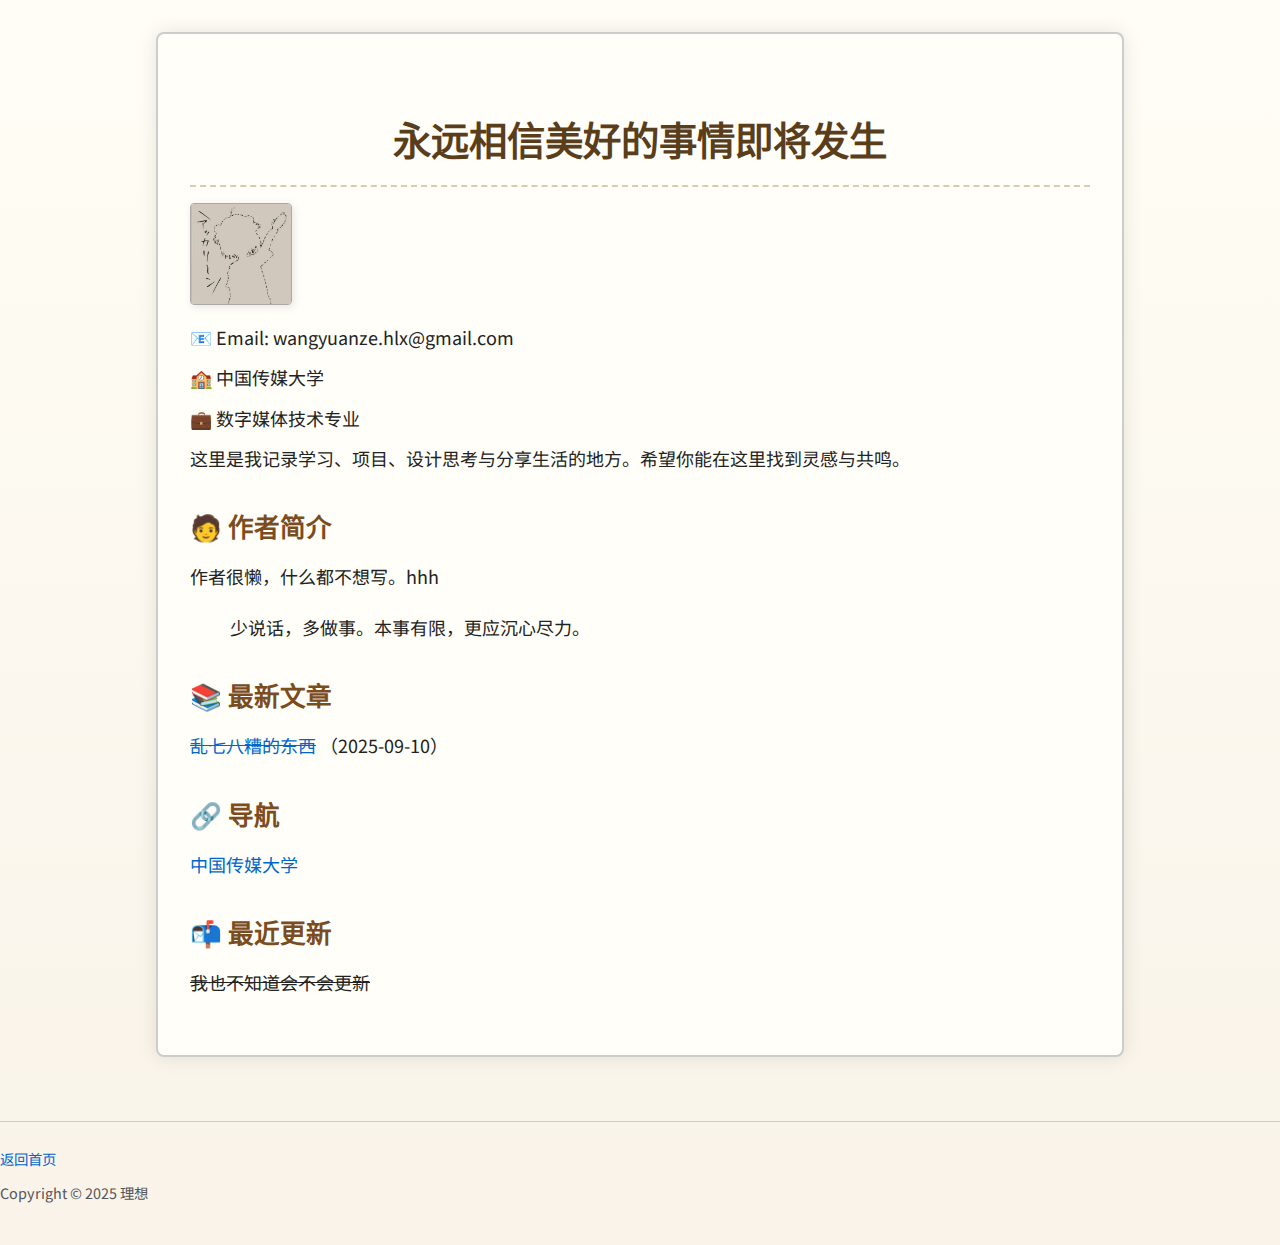
<file: index.html>
<!DOCTYPE html>
<html lang="zh-CN">
<head>
  <meta charset="UTF-8">
  <title>Welcome to here!</title>
  <link rel="stylesheet" href="style.css">
</head>
<body>
  <main>
    <h1>永远相信美好的事情即将发生</h1>
    <p><img src="./profile.jpg" alt="示例图片" width="100" height="100">📧 Email: wangyuanze.hlx@gmail.com</p>
    <p>🏫 中国传媒大学</p>
    <p>💼 数字媒体技术专业</p>

    <p></p>
    <p></p>
    <p>这里是我记录学习、项目、设计思考与分享生活的地方。希望你能在这里找到灵感与共鸣。</p>

    <h3>🧑 作者简介</h3>
    <p>作者很懒，什么都不想写。hhh</p>

    <blockquote>
    <p>少说话，多做事。本事有限，更应沉心尽力。</p>
    </blockquote>

    <h3>📚 最新文章</h3>
    <ul>
      <li><a href="./posts/post1.html"><del>乱七八糟的东西</del></a> <span>（2025-09-10）</span></li>
    </ul>

    <h3>🔗 导航</h3>
    <ul>
      <li><a href="https://www.cuc.edu.cn">中国传媒大学</a></li>
      
    </ul>

    <h3>📬 最近更新</h3>
    <p><del>我也不知道会不会更新</del></p>
  </main>

  <footer>
    <p><a href="index.html">返回首页</a></p>
    <p>Copyright © 2025 理想</p>
  </footer>
</body>
</html>
</file>
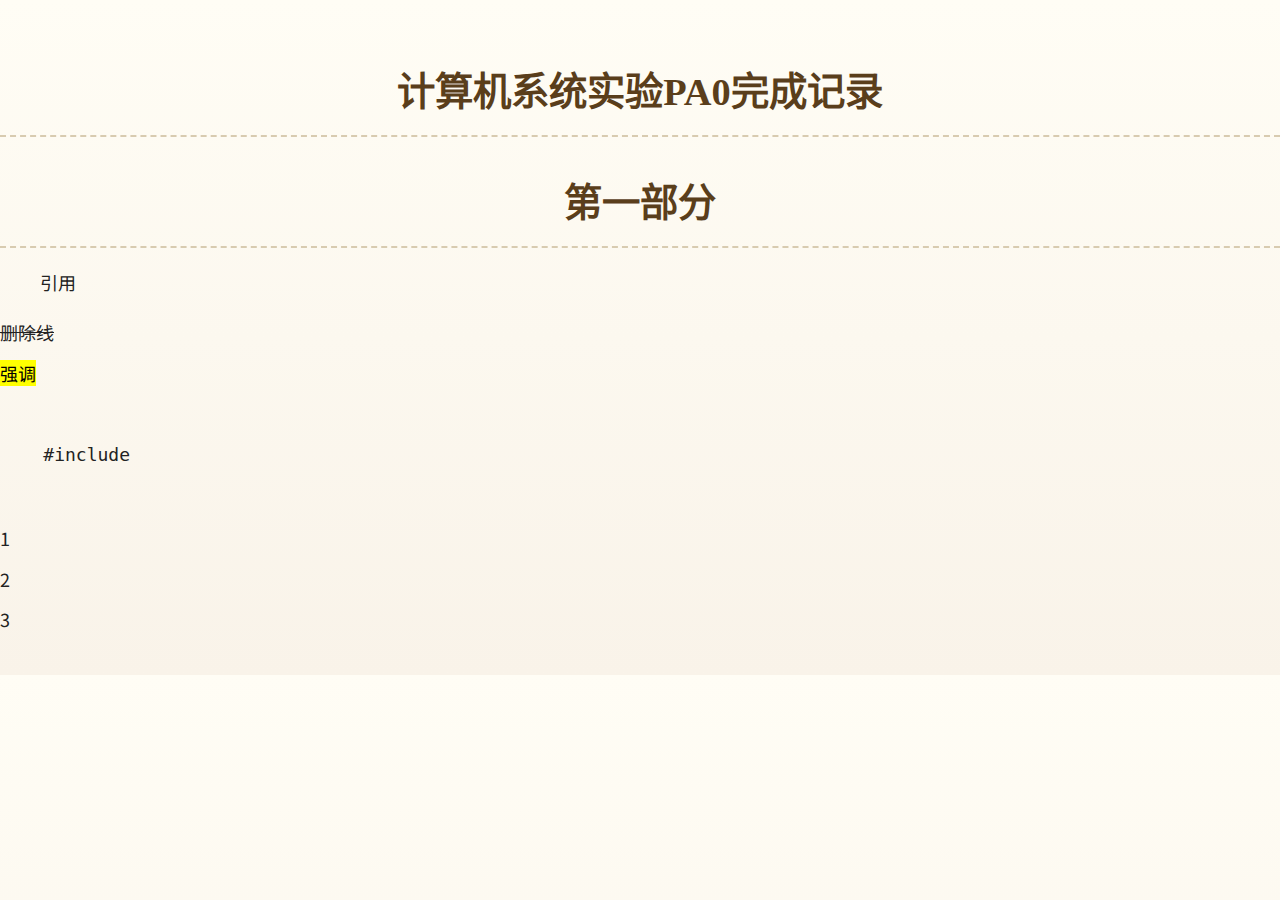
<file: example.html>
<!DOCTYPE html>
<html lang="zh-CN">
<head>
  <meta charset="UTF-8">
  <title>HTML 功能示例</title>
  <link rel="stylesheet" href="style.css">
</head>
<body>


  <h1>计算机系统实验PA0完成记录</h1>
  <h2>第一部分</h2>
  <blockquote class="danger">
  <p>引用</p>
  </blockquote>
  <p><s>删除线</s></p>
  <p><mark>强调</mark></p>
  <pre><code class="hljs">
    #include
  </code></pre>
  <ul>
  <li>1</li>
  <li>2</li>
  <li>3</li>
  </ul>


</body>
</html>
</file>
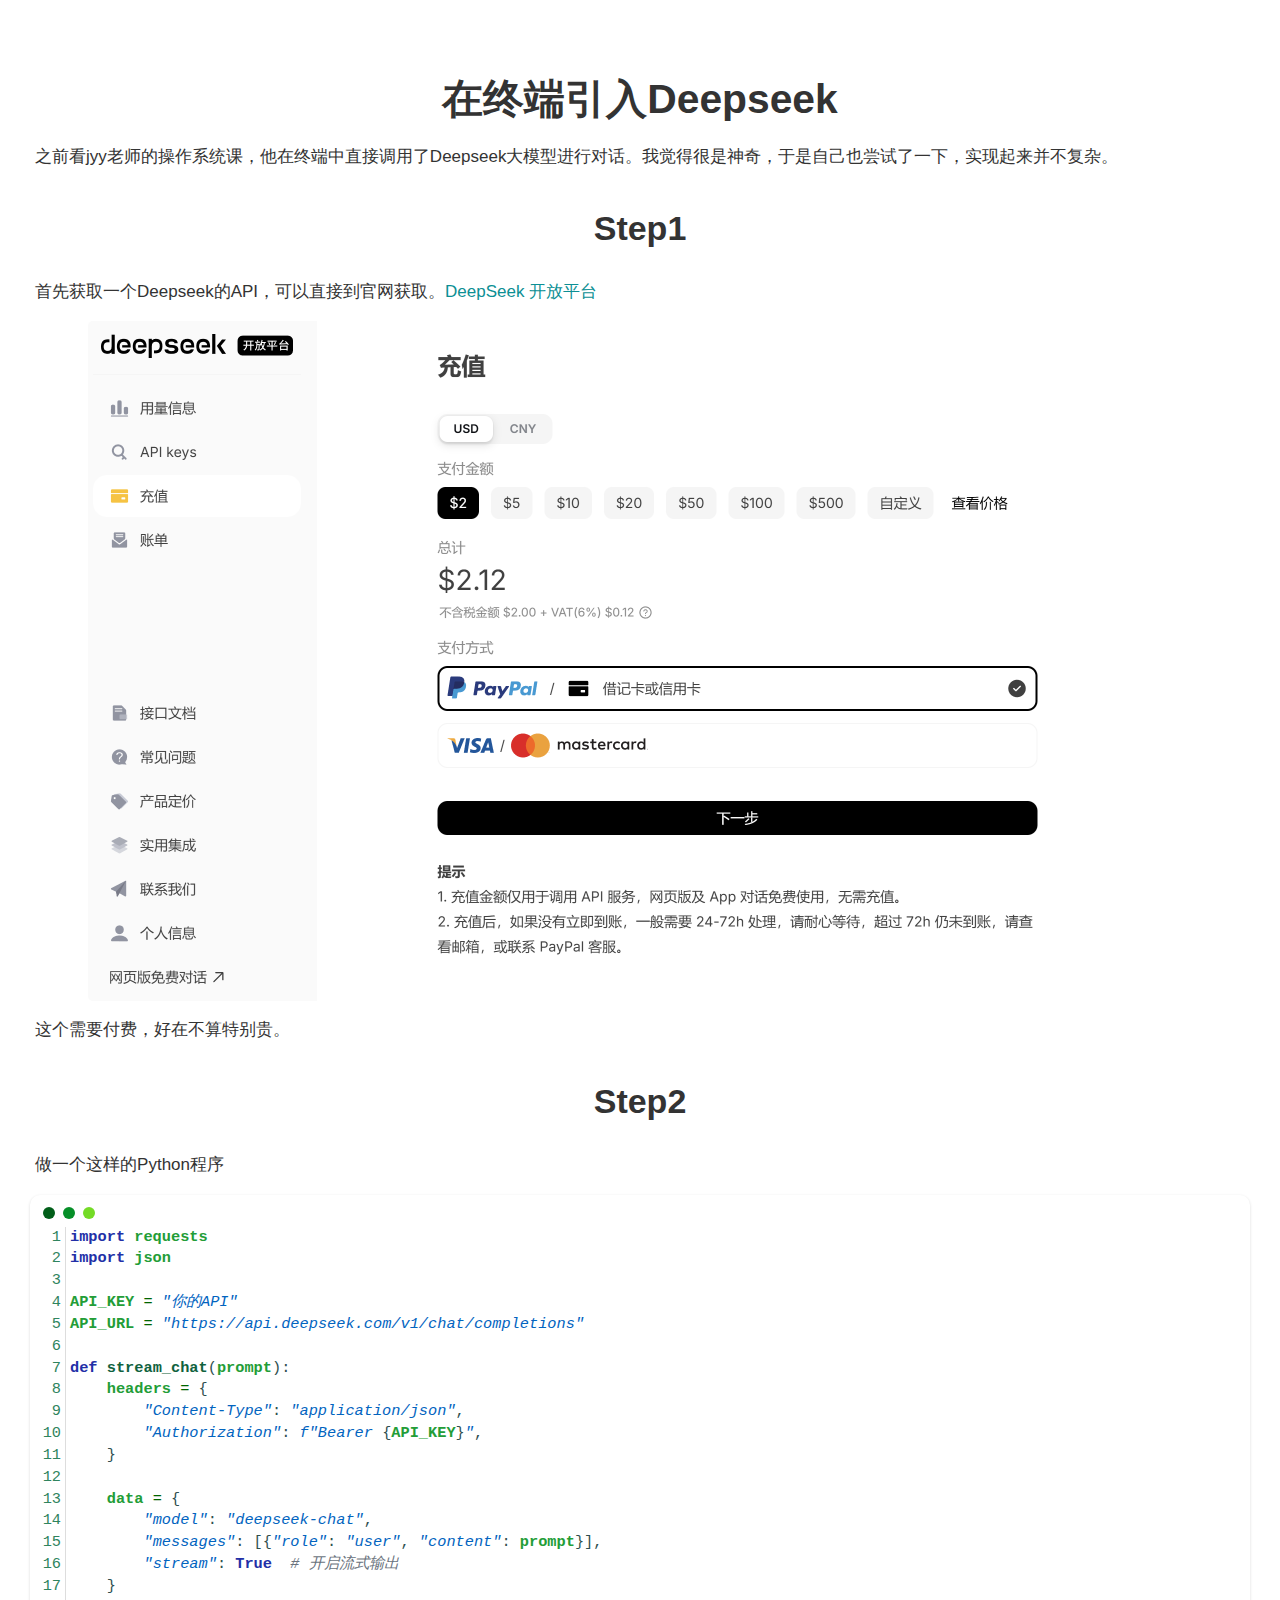
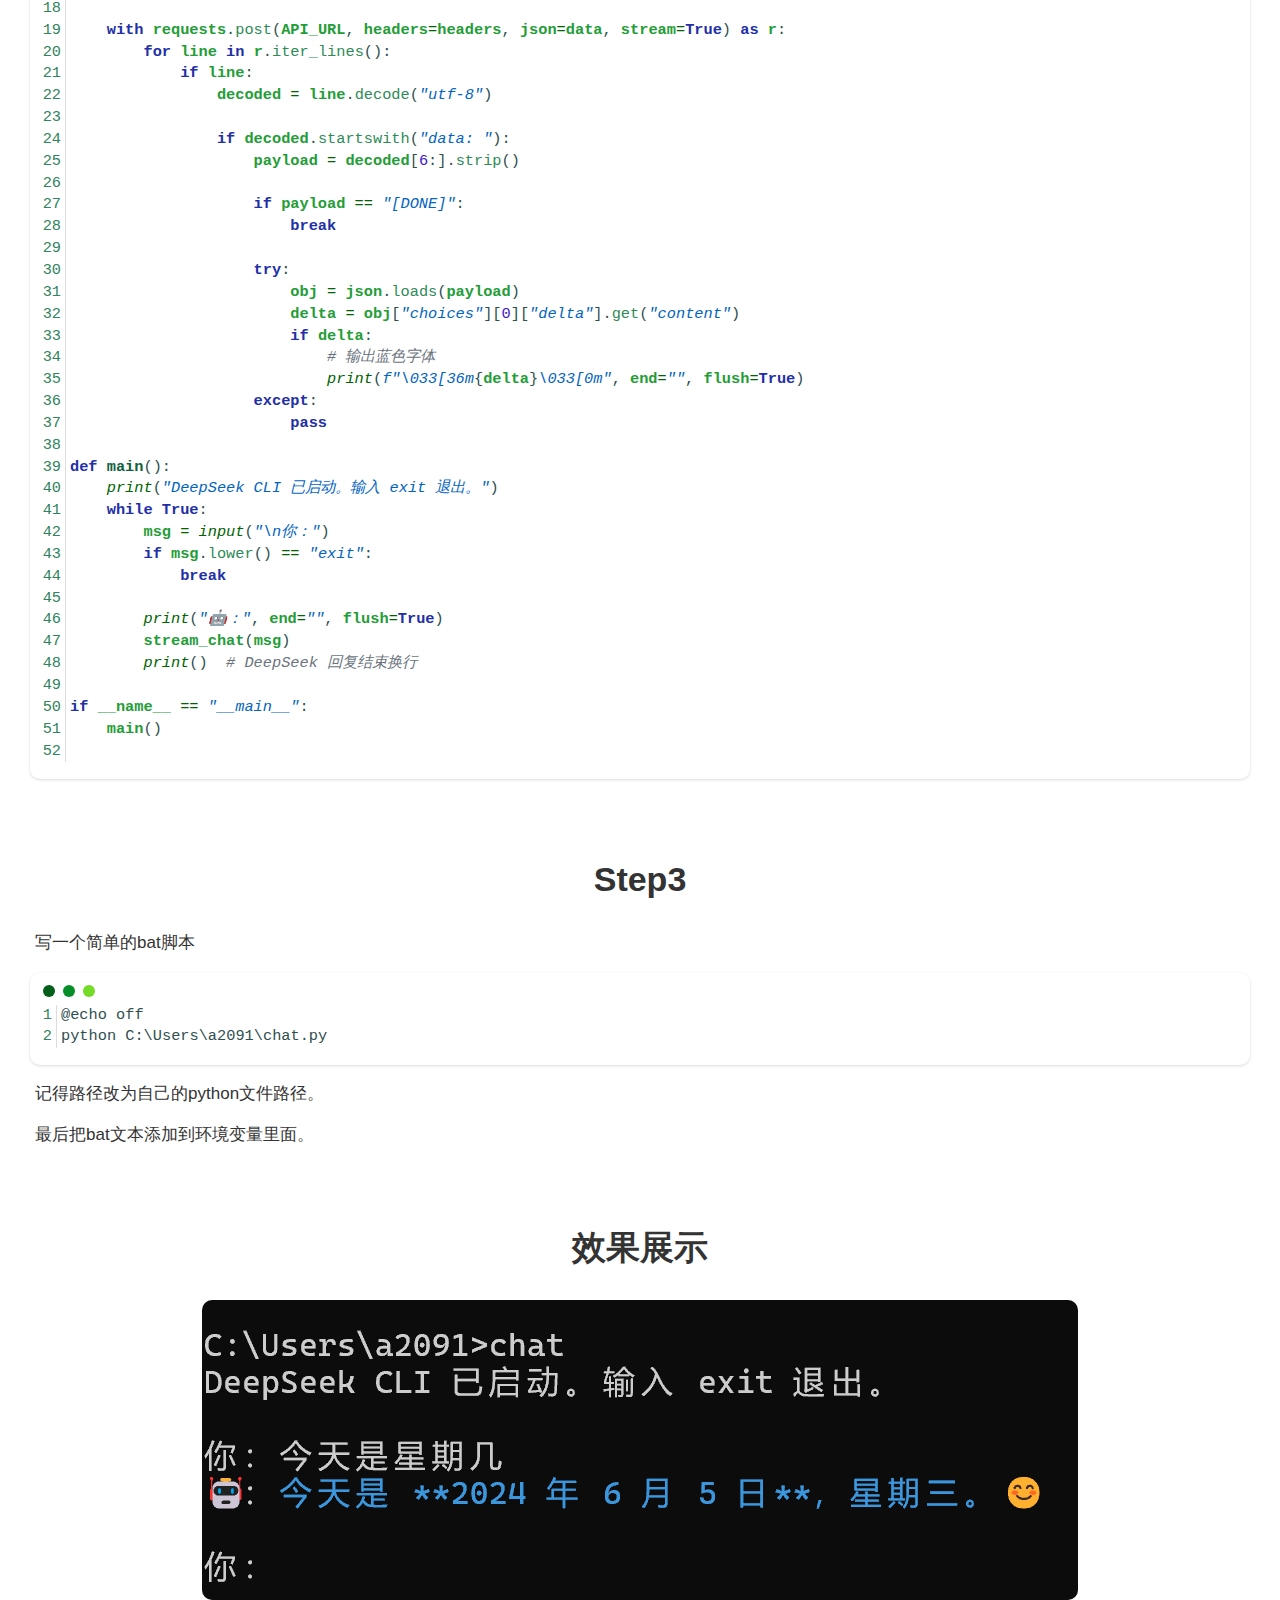
<file: posts/DSCLI/DSCLI.html>
<!doctype html>
<html>
<head>
<meta charset='UTF-8'><meta name='viewport' content='width=device-width initial-scale=1'><style type='text/css'>html {overflow-x: initial !important;}</style>
<style type='text/css'  id="style-base">:root { --bg-color: #ffffff; --text-color: #333333; --select-text-bg-color: #B5D6FC; --select-text-font-color: auto; --monospace: "Lucida Console",Consolas,"Courier",monospace; --title-bar-height: 20px; }
.mac-os-11 { --title-bar-height: 28px; }
html { font-size: 14px; background-color: var(--bg-color); color: var(--text-color); font-family: "Helvetica Neue", Helvetica, Arial, "Segoe UI Emoji", "SF Pro", sans-serif; -webkit-font-smoothing: antialiased; }
h1, h2, h3, h4, h5 { white-space: pre-wrap; }
body { margin: 0px; padding: 0px; height: auto; inset: 0px; font-size: 1rem; line-height: 1.42857; overflow-x: hidden; background: inherit; }
iframe { margin: auto; }
a.url { word-break: break-all; }
a:active, a:hover { outline: 0px; }
.in-text-selection, ::selection { text-shadow: none; background: var(--select-text-bg-color); color: var(--select-text-font-color); }
#write { margin: 0px auto; height: auto; width: inherit; word-break: normal; overflow-wrap: break-word; position: relative; white-space: normal; overflow-x: visible; padding-top: 36px; }
#write.first-line-indent p { text-indent: 2em; }
#write.first-line-indent li p, #write.first-line-indent p *, #write.first-line-indent svg * { text-indent: 0px; }
#write.first-line-indent li { margin-left: 2em; }
.for-image #write { padding-left: 8px; padding-right: 8px; }
body.typora-export { padding-left: 30px; padding-right: 30px; }
.typora-export .footnote-line, .typora-export li, .typora-export p { white-space: pre-wrap; }
.typora-export .task-list-item input { pointer-events: none; }
@media screen and (max-width: 500px) {
  body.typora-export { padding-left: 0px; padding-right: 0px; }
  #write { padding-left: 20px; padding-right: 20px; }
}
#write li > figure:last-child { margin-bottom: 0.5rem; }
#write ol, #write ul { position: relative; }
img { max-width: 100%; vertical-align: middle; image-orientation: from-image; }
button, input, select, textarea { color: inherit; font: inherit; }
input[type="checkbox"], input[type="radio"] { line-height: normal; padding: 0px; }
*, ::after, ::before { box-sizing: border-box; }
#write h1, #write h2, #write h3, #write h4, #write h5, #write h6, #write p, #write pre { width: inherit; position: relative; }
#write svg h1, #write svg h2, #write svg h3, #write svg h4, #write svg h5, #write svg h6, #write svg p { position: static; white-space: nowrap; overflow: visible; }
foreignobject { overflow: visible; }
p { line-height: inherit; }
h1, h2, h3, h4, h5, h6 { break-after: avoid-page; break-inside: avoid; orphans: 4; }
p { orphans: 4; }
li p { orphans: 1; }
h1 { font-size: 2rem; }
h2 { font-size: 1.8rem; }
h3 { font-size: 1.6rem; }
h4 { font-size: 1.4rem; }
h5 { font-size: 1.2rem; }
h6 { font-size: 1rem; }
.md-math-block, .md-rawblock, h1, h2, h3, h4, h5, h6, p { margin-top: 1rem; margin-bottom: 1rem; }
.hidden { display: none; }
.md-blockmeta { color: rgb(204, 204, 204); font-weight: 700; font-style: italic; }
a { cursor: pointer; }
sup.md-footnote { padding: 2px 4px; background-color: rgba(238, 238, 238, 0.7); color: rgb(85, 85, 85); border-radius: 4px; cursor: pointer; }
sup.md-footnote a, sup.md-footnote a:hover { color: inherit; text-transform: inherit; text-decoration: inherit; }
#write input[type="checkbox"] { cursor: pointer; width: inherit; height: inherit; }
figure { overflow-x: auto; margin: 1.2em 0px; max-width: calc(100% + 16px); padding: 0px; }
figure > table { margin: 0px; }
thead, tr { break-inside: avoid; break-after: auto; }
thead { display: table-header-group; }
table { border-collapse: collapse; border-spacing: 0px; width: 100%; overflow: auto; break-inside: auto; text-align: left; }
table.md-table td { min-width: 32px; }
.CodeMirror-gutters { border-right: 0px; background-color: inherit; }
.CodeMirror-linenumber { user-select: none; }
.CodeMirror { text-align: left; }
.CodeMirror-placeholder { opacity: 0.3; }
.CodeMirror pre { padding: 0px 4px; }
.CodeMirror-lines { padding: 0px; }
div.hr:focus { cursor: none; }
#write pre { white-space: pre-wrap; }
#write.fences-no-line-wrapping pre { white-space: pre; }
#write pre.ty-contain-cm { white-space: normal; }
.CodeMirror-gutters { margin-right: 4px; }
.md-fences { font-size: 0.9rem; display: block; break-inside: avoid; text-align: left; overflow: visible; white-space: pre; background: inherit; position: relative !important; }
.md-fences-adv-panel { width: 100%; margin-top: 10px; text-align: center; padding-top: 0px; padding-bottom: 8px; overflow-x: auto; }
#write .md-fences.mock-cm { white-space: pre-wrap; }
.md-fences.md-fences-with-lineno { padding-left: 0px; }
#write.fences-no-line-wrapping .md-fences.mock-cm { white-space: pre; overflow-x: auto; }
.md-fences.mock-cm.md-fences-with-lineno { padding-left: 8px; }
.CodeMirror-line, twitterwidget { break-inside: avoid; }
svg { break-inside: avoid; }
.footnotes { opacity: 0.8; font-size: 0.9rem; margin-top: 1em; margin-bottom: 1em; }
.footnotes + .footnotes { margin-top: 0px; }
.md-reset { margin: 0px; padding: 0px; border: 0px; outline: 0px; vertical-align: top; background: 0px 0px; text-decoration: none; text-shadow: none; float: none; position: static; width: auto; height: auto; white-space: nowrap; cursor: inherit; -webkit-tap-highlight-color: transparent; line-height: normal; font-weight: 400; text-align: left; box-sizing: content-box; direction: ltr; }
li div { padding-top: 0px; }
blockquote { margin: 1rem 0px; }
li .mathjax-block, li p { margin: 0.5rem 0px; }
li blockquote { margin: 1rem 0px; }
li { margin: 0px; position: relative; }
blockquote > :last-child { margin-bottom: 0px; }
blockquote > :first-child, li > :first-child { margin-top: 0px; }
.footnotes-area { color: rgb(136, 136, 136); margin-top: 0.714rem; padding-bottom: 0.143rem; white-space: normal; }
#write .footnote-line { white-space: pre-wrap; }
@media print {
  body, html { border: 1px solid transparent; height: 99%; break-after: avoid; break-before: avoid; font-variant-ligatures: no-common-ligatures; }
  #write { margin-top: 0px; border-color: transparent !important; padding-top: 0px !important; padding-bottom: 0px !important; }
  .typora-export * { -webkit-print-color-adjust: exact; }
  .typora-export #write { break-after: avoid; }
  .typora-export #write::after { height: 0px; }
  .is-mac table { break-inside: avoid; }
  #write > p:nth-child(1) { margin-top: 0px; }
  .typora-export-show-outline .typora-export-sidebar { display: none; }
  figure { overflow-x: visible; }
}
.footnote-line { margin-top: 0.714em; font-size: 0.7em; }
a img, img a { cursor: pointer; }
pre.md-meta-block { font-size: 0.8rem; min-height: 0.8rem; white-space: pre-wrap; background: rgb(204, 204, 204); display: block; overflow-x: hidden; }
p > .md-image:only-child:not(.md-img-error) img, p > img:only-child { display: block; margin: auto; }
#write.first-line-indent p > .md-image:only-child:not(.md-img-error) img { left: -2em; position: relative; }
p > .md-image:only-child { display: inline-block; width: 100%; }
#write .MathJax_Display { margin: 0.8em 0px 0px; }
.md-math-block { width: 100%; }
.md-math-block:not(:empty)::after { display: none; }
.MathJax_ref { fill: currentcolor; }
[contenteditable="true"]:active, [contenteditable="true"]:focus, [contenteditable="false"]:active, [contenteditable="false"]:focus { outline: 0px; box-shadow: none; }
.md-task-list-item { position: relative; list-style-type: none; }
.task-list-item.md-task-list-item { padding-left: 0px; }
.md-task-list-item > input { position: absolute; top: 0px; left: 0px; margin-left: -1.2em; margin-top: calc(1em - 10px); border: none; }
.math { font-size: 1rem; }
.md-toc { min-height: 3.58rem; position: relative; font-size: 0.9rem; border-radius: 10px; }
.md-toc-content { position: relative; margin-left: 0px; }
.md-toc-content::after, .md-toc::after { display: none; }
.md-toc-item { display: block; color: rgb(65, 131, 196); }
.md-toc-item a { text-decoration: none; }
.md-toc-inner:hover { text-decoration: underline; }
.md-toc-inner { display: inline-block; cursor: pointer; }
.md-toc-h1 .md-toc-inner { margin-left: 0px; font-weight: 700; }
.md-toc-h2 .md-toc-inner { margin-left: 2em; }
.md-toc-h3 .md-toc-inner { margin-left: 4em; }
.md-toc-h4 .md-toc-inner { margin-left: 6em; }
.md-toc-h5 .md-toc-inner { margin-left: 8em; }
.md-toc-h6 .md-toc-inner { margin-left: 10em; }
@media screen and (max-width: 48em) {
  .md-toc-h3 .md-toc-inner { margin-left: 3.5em; }
  .md-toc-h4 .md-toc-inner { margin-left: 5em; }
  .md-toc-h5 .md-toc-inner { margin-left: 6.5em; }
  .md-toc-h6 .md-toc-inner { margin-left: 8em; }
}
a.md-toc-inner { font-size: inherit; font-style: inherit; font-weight: inherit; line-height: inherit; }
.footnote-line a:not(.reversefootnote) { color: inherit; }
.reversefootnote { font-family: ui-monospace, sans-serif; }
.md-attr { display: none; }
.md-fn-count::after { content: "."; }
code, pre, samp, tt { font-family: var(--monospace); }
kbd { margin: 0px 0.1em; padding: 0.1em 0.6em; font-size: 0.8em; color: rgb(36, 39, 41); background: rgb(255, 255, 255); border: 1px solid rgb(173, 179, 185); border-radius: 3px; box-shadow: rgba(12, 13, 14, 0.2) 0px 1px 0px, rgb(255, 255, 255) 0px 0px 0px 2px inset; white-space: nowrap; vertical-align: middle; }
.md-comment { color: rgb(162, 127, 3); opacity: 0.6; font-family: var(--monospace); }
code { text-align: left; vertical-align: initial; }
a.md-print-anchor { white-space: pre !important; border-width: initial !important; border-style: none !important; border-color: initial !important; display: inline-block !important; position: absolute !important; width: 1px !important; right: 0px !important; outline: 0px !important; background: 0px 0px !important; text-decoration: initial !important; text-shadow: initial !important; }
.os-windows.monocolor-emoji .md-emoji { font-family: "Segoe UI Symbol", sans-serif; }
.md-diagram-panel > svg { max-width: 100%; }
[lang="flow"] svg, [lang="mermaid"] svg { max-width: 100%; height: auto; }
[lang="mermaid"] .node text { font-size: 1rem; }
table tr th { border-bottom: 0px; }
video { max-width: 100%; display: block; margin: 0px auto; }
iframe { max-width: 100%; width: 100%; border: none; }
.highlight td, .highlight tr { border: 0px; }
mark { background: rgb(255, 255, 0); color: rgb(0, 0, 0); }
.md-html-inline .md-plain, .md-html-inline strong, mark .md-inline-math, mark strong { color: inherit; }
.md-expand mark .md-meta { opacity: 0.3 !important; }
mark .md-meta { color: rgb(0, 0, 0); }
@media print {
  .typora-export h1, .typora-export h2, .typora-export h3, .typora-export h4, .typora-export h5, .typora-export h6 { break-inside: avoid; }
}
.md-diagram-panel .messageText { stroke: none !important; }
.md-diagram-panel .start-state { fill: var(--node-fill); }
.md-diagram-panel .edgeLabel rect { opacity: 1 !important; }
.md-fences.md-fences-math { font-size: 1em; }
.md-fences-advanced:not(.md-focus) { padding: 0px; white-space: nowrap; border: 0px; }
.md-fences-advanced:not(.md-focus) { background: inherit; }
.mermaid-svg { margin: auto; }
.typora-export-show-outline .typora-export-content { max-width: 1440px; margin: auto; display: flex; flex-direction: row; }
.typora-export-sidebar { width: 300px; font-size: 0.8rem; margin-top: 80px; margin-right: 18px; }
.typora-export-show-outline #write { --webkit-flex: 2; flex: 2 1 0%; }
.typora-export-sidebar .outline-content { position: fixed; top: 0px; max-height: 100%; overflow: hidden auto; padding-bottom: 30px; padding-top: 60px; width: 300px; }
@media screen and (max-width: 1024px) {
  .typora-export-sidebar, .typora-export-sidebar .outline-content { width: 240px; }
}
@media screen and (max-width: 800px) {
  .typora-export-sidebar { display: none; }
}
.outline-content li, .outline-content ul { margin-left: 0px; margin-right: 0px; padding-left: 0px; padding-right: 0px; list-style: none; overflow-wrap: anywhere; }
.outline-content ul { margin-top: 0px; margin-bottom: 0px; }
.outline-content strong { font-weight: 400; }
.outline-expander { width: 1rem; height: 1.42857rem; position: relative; display: table-cell; vertical-align: middle; cursor: pointer; padding-left: 4px; }
.outline-expander::before { content: ""; position: relative; font-family: Ionicons; display: inline-block; font-size: 8px; vertical-align: middle; }
.outline-item { padding-top: 3px; padding-bottom: 3px; cursor: pointer; }
.outline-expander:hover::before { content: ""; }
.outline-h1 > .outline-item { padding-left: 0px; }
.outline-h2 > .outline-item { padding-left: 1em; }
.outline-h3 > .outline-item { padding-left: 2em; }
.outline-h4 > .outline-item { padding-left: 3em; }
.outline-h5 > .outline-item { padding-left: 4em; }
.outline-h6 > .outline-item { padding-left: 5em; }
.outline-label { cursor: pointer; display: table-cell; vertical-align: middle; text-decoration: none; color: inherit; }
.outline-label:hover { text-decoration: underline; }
.outline-item:hover { border-color: rgb(245, 245, 245); background-color: var(--item-hover-bg-color); }
.outline-item:hover { margin-left: -28px; margin-right: -28px; border-left: 28px solid transparent; border-right: 28px solid transparent; }
.outline-item-single .outline-expander::before, .outline-item-single .outline-expander:hover::before { display: none; }
.outline-item-open > .outline-item > .outline-expander::before { content: ""; }
.outline-children { display: none; }
.info-panel-tab-wrapper { display: none; }
.outline-item-open > .outline-children { display: block; }
.typora-export .outline-item { padding-top: 1px; padding-bottom: 1px; }
.typora-export .outline-item:hover { margin-right: -8px; border-right: 8px solid transparent; }
.typora-export .outline-expander::before { content: "+"; font-family: inherit; top: -1px; }
.typora-export .outline-expander:hover::before, .typora-export .outline-item-open > .outline-item > .outline-expander::before { content: "−"; }
.typora-export-collapse-outline .outline-children { display: none; }
.typora-export-collapse-outline .outline-item-open > .outline-children, .typora-export-no-collapse-outline .outline-children { display: block; }
.typora-export-no-collapse-outline .outline-expander::before { content: "" !important; }
.typora-export-show-outline .outline-item-active > .outline-item .outline-label { font-weight: 700; }
.md-inline-math-container mjx-container { zoom: 0.95; }
mjx-container { break-inside: avoid; }
.md-alert.md-alert-note { border-left-color: rgb(9, 105, 218); }
.md-alert.md-alert-important { border-left-color: rgb(130, 80, 223); }
.md-alert.md-alert-warning { border-left-color: rgb(154, 103, 0); }
.md-alert.md-alert-tip { border-left-color: rgb(31, 136, 61); }
.md-alert.md-alert-caution { border-left-color: rgb(207, 34, 46); }
.md-alert { padding: 0px 1em; margin-bottom: 16px; color: inherit; border-left: 0.25em solid rgb(0, 0, 0); }
.md-alert-text-note { color: rgb(9, 105, 218); }
.md-alert-text-important { color: rgb(130, 80, 223); }
.md-alert-text-warning { color: rgb(154, 103, 0); }
.md-alert-text-tip { color: rgb(31, 136, 61); }
.md-alert-text-caution { color: rgb(207, 34, 46); }
.md-alert-text { font-size: 0.9rem; font-weight: 700; }
.md-alert-text svg { fill: currentcolor; position: relative; top: 0.125em; margin-right: 1ch; overflow: visible; }
.md-alert-text-container::after { content: attr(data-text); text-transform: capitalize; pointer-events: none; margin-right: 1ch; }

</style>
<style type='text/css'  id="style-codemirror">.CodeMirror { height: auto; }
.CodeMirror.cm-s-inner { background: inherit; }
.CodeMirror-scroll { overflow: auto hidden; z-index: 3; }
.CodeMirror-gutter-filler, .CodeMirror-scrollbar-filler { background-color: rgb(255, 255, 255); }
.CodeMirror-gutters { border-right: 1px solid rgb(221, 221, 221); background: inherit; white-space: nowrap; }
.CodeMirror-linenumber { padding: 0px 3px 0px 5px; text-align: right; color: rgb(153, 153, 153); }
.cm-s-inner .cm-keyword { color: rgb(119, 0, 136); }
.cm-s-inner .cm-atom, .cm-s-inner.cm-atom { color: rgb(34, 17, 153); }
.cm-s-inner .cm-number { color: rgb(17, 102, 68); }
.cm-s-inner .cm-def { color: rgb(0, 0, 255); }
.cm-s-inner .cm-variable { color: rgb(0, 0, 0); }
.cm-s-inner .cm-variable-2 { color: rgb(0, 85, 170); }
.cm-s-inner .cm-variable-3 { color: rgb(0, 136, 85); }
.cm-s-inner .cm-string { color: rgb(170, 17, 17); }
.cm-s-inner .cm-property { color: rgb(0, 0, 0); }
.cm-s-inner .cm-operator { color: rgb(152, 26, 26); }
.cm-s-inner .cm-comment, .cm-s-inner.cm-comment { color: rgb(170, 85, 0); }
.cm-s-inner .cm-string-2 { color: rgb(255, 85, 0); }
.cm-s-inner .cm-meta { color: rgb(85, 85, 85); }
.cm-s-inner .cm-qualifier { color: rgb(85, 85, 85); }
.cm-s-inner .cm-builtin { color: rgb(51, 0, 170); }
.cm-s-inner .cm-bracket { color: rgb(153, 153, 119); }
.cm-s-inner .cm-tag { color: rgb(17, 119, 0); }
.cm-s-inner .cm-attribute { color: rgb(0, 0, 204); }
.cm-s-inner .cm-header, .cm-s-inner.cm-header { color: rgb(0, 0, 255); }
.cm-s-inner .cm-quote, .cm-s-inner.cm-quote { color: rgb(0, 153, 0); }
.cm-s-inner .cm-hr, .cm-s-inner.cm-hr { color: rgb(153, 153, 153); }
.cm-s-inner .cm-link, .cm-s-inner.cm-link { color: rgb(0, 0, 204); }
.cm-negative { color: rgb(221, 68, 68); }
.cm-positive { color: rgb(34, 153, 34); }
.cm-header, .cm-strong { font-weight: 700; }
.cm-del { text-decoration: line-through; }
.cm-em { font-style: italic; }
.cm-link { text-decoration: underline; }
.cm-error { color: red; }
.cm-invalidchar { color: red; }
.cm-constant { color: rgb(38, 139, 210); }
.cm-defined { color: rgb(181, 137, 0); }
div.CodeMirror span.CodeMirror-matchingbracket { color: rgb(0, 255, 0); }
div.CodeMirror span.CodeMirror-nonmatchingbracket { color: rgb(255, 34, 34); }
.cm-s-inner .CodeMirror-activeline-background { background: inherit; }
.CodeMirror { position: relative; overflow: hidden; }
.CodeMirror-scroll { height: 100%; outline: 0px; position: relative; box-sizing: content-box; background: inherit; }
.CodeMirror-sizer { position: relative; }
.CodeMirror-gutter-filler, .CodeMirror-hscrollbar, .CodeMirror-scrollbar-filler, .CodeMirror-vscrollbar { position: absolute; z-index: 6; display: none; outline: 0px; }
.CodeMirror-vscrollbar { right: 0px; top: 0px; overflow: hidden; }
.CodeMirror-hscrollbar { bottom: 0px; left: 0px; overflow: auto hidden; }
.CodeMirror-scrollbar-filler { right: 0px; bottom: 0px; }
.CodeMirror-gutter-filler { left: 0px; bottom: 0px; }
.CodeMirror-gutters { position: absolute; left: 0px; top: 0px; padding-bottom: 10px; z-index: 3; overflow-y: hidden; }
.CodeMirror-gutter { white-space: normal; height: 100%; box-sizing: content-box; padding-bottom: 30px; margin-bottom: -32px; display: inline-block; }
.CodeMirror-gutter-wrapper { position: absolute; z-index: 4; background: 0px 0px !important; border: none !important; }
.CodeMirror-gutter-background { position: absolute; top: 0px; bottom: 0px; z-index: 4; }
.CodeMirror-gutter-elt { position: absolute; cursor: default; z-index: 4; }
.CodeMirror-lines { cursor: text; }
.CodeMirror pre { border-radius: 0px; border-width: 0px; background: 0px 0px; font-family: inherit; font-size: inherit; margin: 0px; white-space: pre; overflow-wrap: normal; color: inherit; z-index: 2; position: relative; overflow: visible; }
.CodeMirror-wrap pre { overflow-wrap: break-word; white-space: pre-wrap; word-break: normal; }
.CodeMirror-code pre { border-right: 30px solid transparent; width: fit-content; }
.CodeMirror-wrap .CodeMirror-code pre { border-right: none; width: auto; }
.CodeMirror-linebackground { position: absolute; inset: 0px; z-index: 0; }
.CodeMirror-linewidget { position: relative; z-index: 2; overflow: auto; }
.CodeMirror-wrap .CodeMirror-scroll { overflow-x: hidden; }
.CodeMirror-measure { position: absolute; width: 100%; height: 0px; overflow: hidden; visibility: hidden; }
.CodeMirror-measure pre { position: static; }
.CodeMirror div.CodeMirror-cursor { position: absolute; visibility: hidden; border-right: none; width: 0px; }
.CodeMirror div.CodeMirror-cursor { visibility: hidden; }
.CodeMirror-focused div.CodeMirror-cursor { visibility: inherit; }
.cm-searching { background: rgba(255, 255, 0, 0.4); }
span.cm-underlined { text-decoration: underline; }
span.cm-strikethrough { text-decoration: line-through; }
.cm-tw-syntaxerror { color: rgb(255, 255, 255); background-color: rgb(153, 0, 0); }
.cm-tw-deleted { text-decoration: line-through; }
.cm-tw-header5 { font-weight: 700; }
.cm-tw-listitem:first-child { padding-left: 10px; }
.cm-tw-box { border-style: solid; border-right-width: 1px; border-bottom-width: 1px; border-left-width: 1px; border-color: inherit; border-top-width: 0px !important; }
.cm-tw-underline { text-decoration: underline; }
@media print {
  .CodeMirror div.CodeMirror-cursor { visibility: hidden; }
}

</style>
<style type='text/css'  id="style-theme_css">:root {

    /********************************* Text alignment 文本对齐方式 *************************************
     **************************************************************************************************
     * - left:         Align Left         左对齐 
     * - right:        Align right        右对齐
     * - center:       Align center       居中对齐
     * - justify:      Align justify      两端对齐
     * - justify-all:  Align justify-all  全部两端对齐
     * - start:        Align start        行首对齐
     * - end:          Align end          行尾对齐
     **************************************************************************************************/
    --text-align: justify;

    /************************* Interactive animation configuration 交互动画配置 ************************
     **************************************************************************************************
     ** 1.To use interactive animations, first set --use-dynamic-effect` to 1, Then adjust other 
     **   configuration items as needed.
     ** 2.To turn off all interactive animations, set `--use-dynamic-effect` to 0
     **                                           set `--list-ol-text-style` to italic
     *
     ** 1.若要使用交互动画, 请先将 `--use-dynamic-effect` 设置为 1, 然后根据需要调整其他配置项
     ** 2.若要关闭全部交互动画, 请将 `--use-dynamic-effect` 设置为 0  
     **                            `--list-ol-text-style` 设置为 italic
     *
     * 其余配置项请根据需要自行配置
     * - 0: Close 关闭
     * - 1: Open 开启
     **************************************************************************************************/
    /* Use/Close interactive animations 使用/关闭交互动画 */
    --use-dynamic-effect: 1;

    /* H1 interactive effect 一级标题交互效果 */
    --h1-hover-effect: 1;

    /* H2 interactive effect 二级标题交互效果 */
    --h2-after-effect: 1;

    /* H3 H4 H5 H6 interactive effect 三,四,五,六级标题交互效果 */
    --h3-6-hover-effect: 1;

    /* Paragraph interactive effect 段落交互效果 */
    --p-hover-effect: 1;

    /* Image interactive effect 图片交互效果 */
    --img-hover-effect: 1;

    /* Blockquote interactive effect 引用块交互效果 */
    --blockquote-hover-effect: 1;
    
    /* Alert interactive effect 提示框交互效果 */
    --alert-hover-effect: 1;
    
    /* Strong text interactive effect 粗体文本交互效果 */
    --strong-hover-effect: 1;

    /* Italic text interactive effect 斜体文本交互效果 */
    --em-hover-effect: 1;

    /* Underline interactive effect 下划线交互效果 */
    --u-hover-effect: 1;

    /* Marked text interactive effect 高亮文本交互效果 */
    --mark-hover-effect: 1;

    /* Deleted text interactive effect 删除线交互效果 */
    --del-hover-effect: 1;

    /* Inline code block interactive effect 内联代码块交互效果 */
    --code-hover-effect: 1;

    /* Code block interactive effect 代码块交互效果 */
    --fence-hover-effect: 1;
    
    /* List interactive effect 列表交互效果
     * The following two values ​​need to be changed synchronously
     * 下面两个值需同步更改 0-italic or 1-normal */
    --list-marker-effect: 1;
    --list-ol-text-style: normal;
    
    /* Divider interactive effect 分割线交互效果 */
    --hr-hover-effect: 1;
    
    /* Table interactive effect 表格交互效果 */
    --table-hover-effect: 1;

    /*************************** Theme color configuration 主题颜色配置 ********************************
     **************************************************************************************************
     * - 
     **************************************************************************************************/
     --body-text-color: #282c34;
     --content-write-bg-color: #f9f3e9;
     --selection-color: #def2e8;

     --write-h1-before-bg: linear-gradient(90deg, rgba(152, 251, 152, 0), #e8f4ee, rgba(152, 251, 152, 0));

     --write-h2-after-bg: linear-gradient(90deg, rgba(106, 158, 69, 0), #3ea174, rgba(106, 158, 69, 0));

     --p-hover-bg-color: rgba(123, 181, 147, calc(0.1 * var(--p-hover-effect) * var(--use-dynamic-effect)));
     
     --ul-marker-color: #087725;
     --ulul-marker-color: #087725;
     --ululul-marker-color: #087725;

     --ol-hover-marker-color:rgb(0, calc(100 * var(--list-marker-effect) * var(--use-dynamic-effect)), 0);

     --blockquote-border-color: #2f845e;
     --blockquote-bg-color: #e8f4eb;
     --blockquote-hover-border-color: #2f845e;
     --blockquote-thead-bg-color: #3b9457;
     --blockquote-thead-text-color: #3b3b3b4e;
     --blockquote-td-bg-color: #fafafa;

     --alert-tip-border-color: #1F883D;
     --alert-tip-bg-color: #e8f4eb;
     --alert-tip-hover-border-color: #1F883D;
     --alert-tip-thead-bg-color: #3b9457;
     --alert-tip-thead-text-color: #fafbfa;

     --alert-caution-border-color: #CF222E;
     --alert-caution-bg-color: #f5ecec;
     --alert-caution-hover-border-color: #CF222E;
     --alert-caution-hover-bg-color: #cf222d0a;
     --alter-caution-selection-bg-color: #cf222d17;
     --alert-caution-text-color: #CF222E;
     --alert-caution-thead-bg-color: #d83c46;
     --alert-caution-thead-text-color: #fafbfa;
     --alert-caution-td-hover-bg-color: #f5ecec;
     --alert-caution-list-item-marker-color: #CF222E;

     --alert-warning-border-color: #9A6700;
     --alert-warning-bg-color: #f4f1e9;
     --alert-warning-hover-border-color: #9A6700;
     --alert-warning-hover-bg-color: #9a67000a;
     --alert-warning-selection-bg-color: #9a670017;
     --alert-warning-text-color: #9A6700;
     --alert-warning-thead-bg-color: #b7831c;
     --alert-warning-thead-text-color: #fafbfa;
     --alert-warning-list-item-marker-color: #9A6700;

     --alert-important-border-color: #8250DF;
     --alert-important-bg-color: #eae6f2;
     --alert-important-hover-border-color: #8250DF;
     --alert-important-hover-bg-color: #8250df0a;
     --alert-important-selection-bg-color: #8250df17;
     --alert-important-text-color: #8250DF;
     --alert-important-thead-bg-color: #8250DF;
     --alert-important-thead-text-color: #fafbfa;
     --alert-important-list-item-marker-color: #8250DF;

     --alert-note-border-color: #0969DA;
     --alert-note-bg-color: #e5ebf1;
     --alert-note-hover-border-color: #0969DA;
     --alert-note-hover-bg-color: #0969da0a;
     --alert-note-selection-bg-color: #0969da17;
     --alert-note-text-color: #0969DA;
     --alert-note-thead-bg-color: #0969DA;
     --alert-note-thead-text-color: #fafbfa;
     --alert-note-list-item-marker-color: #0969DA;

     --alert-code-bg-color: #67676716;
     --alert-code-3circle-1: #fc625d;
     --alert-code-3circle-2: #fdbc40;
     --alert-code-3circle-3: #34c759;
     --alert-td-bg-color: #fafafa;

     --hr-bg-image: linear-gradient(90deg, #5ea67c, #2f845e, #5ea67c);
     --hr-box-shadow: 0 4px 6px rgba(0, 0, 0, 0.15);

     --table-border-color: #e0e0e0;
     --table-td-hover-bg: rgba(239, 245, 242, calc(0.7 * var(--table-hover-effect))) calc(var(--table-hover-effect) * 100%);
     --blockquote-td-hover-bg: rgba(239, 245, 242, calc(0.7 * var(--table-hover-effect))) calc(var(--table-hover-effect) * 100%);
     --alert-tip-td-hover-bg: rgba(239, 245, 242, calc(0.7 * var(--table-hover-effect))) calc(var(--table-hover-effect) * 100%);
     --alert-caution-td-hover-bg: rgba(245, 236, 236, calc(0.7 * var(--table-hover-effect))) calc(var(--table-hover-effect) * 100%);
     --alert-warning-td-hover-bg: rgba(245, 241, 236, calc(0.7 * var(--table-hover-effect))) calc(var(--table-hover-effect) * 100%);
     --alert-important-td-hover-bg: rgba(236, 236, 245, calc(0.7 * var(--table-hover-effect))) calc(var(--table-hover-effect) * 100%);
     --alert-note-td-hover-bg: rgba(236, 236, 245, calc(0.7 * var(--table-hover-effect))) calc(var(--table-hover-effect) * 100%);

     --table-thead-bg-color: #eff5f2;
     --table-thead-text-color: #06621e;

     --table-tbody-border-color: #e8f4ee;
     --table-edit-bg-color: #ffffff;
     --table-edit-hover-bg-color: #e8f4ee;

     --table-webkit-box-shadow-color1: rgba(0, 0, 0, 0.16);
     --table-webkit-box-shadow-color2: rgba(0, 0, 0, 0.12);

     --table-reset-bg-color: #ffffff;
     --table-reset-input-color: #282c34;
     --table-some-border-top-color: #eee;

     --table-meta-block-bg-color: #eaf3ec;
     --table-meta-block-color: #3f8a5f;

     --task-list-border-color: #737373;
     --task-list-bg-color: #ffffff;
     --task-list-input-after-border-color: #fff;
     --task-list-input-checked-bg-color: #399b6f;
     --task-list-done-color: #999;

     --math-html-webkit-box-shadow-color1: rgba(0, 0, 0, 0.16);
     --math-html-webkit-box-shadow-color2: rgba(0, 0, 0, 0.12);
     --math-html-rawblock-bg-color: #f5f6f7;
     --math-html-rawblock-control-bg-color: #f5f6f7;
     --math-html-rawblock-tooltip-bg-color: #f5f6f7;
     --math-html-rawblock-input-color: #282c34;
     --math-html-rawblock-gutter-bg-color: #f5f6f7;
     --math-html-rawblock-selected-bg-color: #bac6e9;
     --math-html-rawblock-selected-bg-color2: #def2e8;

     --strong-color: #06621e;
     --em-color: #000000;
     --em-hover-color: #006400;
     --u-border-color: rgb(9, 156, 70);

     --code-bg-color: rgba(221, 235, 213, 0.5);
     --code-color: #359d09;
     --code-hover-bg-color: rgba(221, 235, 213, calc(0.5 + 0.5 * var(--code-hover-effect) * var(--use-dynamic-effect)));

     --del-color: rgba(50, 100, 50, 0.5);
     --del-text-decoration-color:rgba(76, 175, 80, 0.7);
     --del-hover-color: rgba(50, 100, 50, calc(0.5 + 0.5 * var(--del-hover-effect) * var(--use-dynamic-effect)));
     --del-hover-text-decoration-color: rgba(76, 175, 80, calc(0.7 + 0.3 * var(--del-hover-effect) * var(--use-dynamic-effect)));

     --mark-bg-color: #aee6c3;
     --mark-hover-bg-color: rgba(174, 230, 195, calc(1 - 0.5 * var(--mark-hover-effect) * var(--use-dynamic-effect)));

     --a-color: #0c8f94;
     --a-hover-color: #02502a;

     --code-fences-color: #2f4f4f;
     --code-fences-bg-color: #ffffff;
     --code-fences-box-shadow: 0 1px 3px rgba(0, 0, 0, 0.15);
     --code-fences-before-bg: #015e19;
     --code-fences-before-box-shadow: 20px 0 #068f28, 40px 0 rgb(116, 219, 38);
     --code-fences-3circle-1: #fc625d;
     --code-fences-3circle-2: #fdbc40;
     --code-fences-3circle-3: #34c759;

     --cm-s-inner-linenumber-color: #2f845e;

     --scrollbar-track-bg: #fafafa;
     --scrollbar-thumb-bg: linear-gradient(to top right, #4aad23, #1b5b3e) !important;

     --quick-open-bg-color: #fff;
     --quick-open-color: #282c34;
     --quick-open-item-active-bg-color: #bac6e9;
     --quick-open-category-border-color: #eee;

     --modal-dialog-webkit-box-shadow: 0 2px 5px 0 rgba(0, 0, 0, 0.16), 0 2px 10px 0 rgba(0, 0, 0, 0.12);
     --modal-dialog-box-shadow: 0 2px 5px 0 rgba(0, 0, 0, 0.16), 0 2px 10px 0 rgba(0, 0, 0, 0.12);
     --modal-dialog-bg-color: #f5f6f7;
     --modal-dialog-btn-default-hover-bg-color: #bac6e9;
     
     --preferences-color: #282c34;
     --preference-sidebar-nav-group-item-active-color: #efefef;
     --preference-sidebar-nav-group-item-active-bg-color: #2f845e;

     --html-for-mac-sidebar-webkit-box-shadow: 0 2px 5px 0 rgba(0, 0, 0, 0.16), 0 2px 10px 0 rgba(0, 0, 0, 0.12);
     --html-for-mac-sidebar-box-shadow: 0 2px 5px 0 rgba(0, 0, 0, 0.16), 0 2px 10px 0 rgba(0, 0, 0, 0.12);

     --notification-bg-color: #fff;
     --notification-hover-bg-color: #bac6e9;
     --menu-sidebar-color: #282c34;
     --menu-sidebar-list-border-color: #2f353a;
     --menu-sidebar-list-bg-color: #2f353a;
     --menu-sidebar-li-a-color: #e3dede;
     --menu-sidebar-li-a-active-hover-color: #3e4249;
     --megamenu-content-color: #000;

     --sidebar-bg-color: #2f845e;
     --sidebar-content-file-list-item-border-color: #eee;
     --sidebar-content-file-list-item-active-bg-color: rgba(66, 185, 131, 0.1);
     --sidebar-content-file-list-item-active-border-color: #2f845e;
     --sidebar-content-file-list-item-search-pannel-border-color: #eee;
     --sidebar-content-file-list-item-search-pannel-search-option-btn-bg-color: #fff;
     --file-tree-node-hover-border-color: #2f845e;
     --file-tree-node-hover-bg-color: rgba(66, 185, 131, 0.1);
     --file-tree-node-active-border-color: #2f845e;
     --file-tree-node-active-bg-color: rgba(66, 185, 131, 0.1);
     --file-library-file-node-hover-border-color: #2f845e;
     --file-library-file-node-hover-bg-color: rgba(66, 185, 131, 0.1);
     
     --outline-item-hover-bg-color: #e8f4ee;
     --sidebar-footer-border-color: #eee;
     --sidebar-footer-hover-bg-color: #caebdb;
     --sidebar-files-menu-webkit-box-shadow: 0 2px 5px 0 rgba(0, 0, 0, 0.16), 0 2px 10px 0 rgba(0, 0, 0, 0.12);
     --sidebar-files-menu-box-shadow: 0 2px 5px 0 rgba(0, 0, 0, 0.16), 0 2px 10px 0 rgba(0, 0, 0, 0.12);

     --dropdown-menu-border-color: #eee;
     --dropdown-menu-li-a-color: #282c34;
     --dropdown-menu-li-a-hover-color: #e8f4ee;
     --dropdown-menu-divider-border-color: #fff;

     --toc-bg-color: #fff;
     --toc-webkit-box-shadow: 0 2px 5px 0 rgba(0, 0, 0, 0.16), 0 2px 10px 0 rgba(0, 0, 0, 0.12);
     --toc-box-shadow: 0 2px 5px 0 rgba(0, 0, 0, 0.16), 0 2px 10px 0 rgba(0, 0, 0, 0.12);
     --toc-hover-bg-color: #caebdb;

     --auto-suggest-container-bg-color: #d4eee1;

     --source-color: #6a6a6a;
     --source-cm-header-color: #428bca;
     --source-cm-atom-color: #777777;
}

content #write {
    background-color: var(--content-write-bg-color);
    max-width: 90%;
    margin: 0 auto;
    padding-bottom: 7.5rem;
}

content #write p {
    word-spacing: 0.1rem;
    line-height: 1.9rem;
    margin: 3px;
}

content #write ol li {
    padding-left: 0.5rem;
}

content #write>h5.md-focus:before {
    top: 2px;
}

::-moz-selection {
    background-color: var(--selection-color);
}

::selection {
    background-color: var(--selection-color);
}

/* h1-h3 */
#write h1,
#write h2,
#write h3 {
    font-style: normal;
}

#write h1,
#write h2 {
    text-align: center;
    margin-top: 2rem;
    margin-bottom: 1rem;
}

#write h1 {
    font-size: 2.4rem;
    position: relative;
    overflow: hidden;
    transition: transform 0.4s ease;
}

#write h1:before {
    content: "";
    position: absolute;
    top: 0;
    left: 0;
    width: 100%;
    height: 100%;
    background: var(--write-h1-before-bg);
    transition: transform 0.4s ease;
    transform: scaleX(0);
    transform-origin: center;
    z-index: -1;
    display: calc(var(--h1-hover-effect) * var(--use-dynamic-effect));
}

#write h1:hover {
    transform: scale(calc(1 + 0.1 * var(--h1-hover-effect) * var(--use-dynamic-effect)));
}

#write h1:hover:before {
    transform: scaleX(calc(var(--h1-hover-effect) * var(--use-dynamic-effect)));
}

#write h2 {
    font-size: 2rem;
    position: relative;
    padding-bottom: 0rem;
    font-weight: bold;
    margin-bottom: 0rem;
}

#write h2:after {
    content: "";
    display: block;
    width: 30rem;
    height: 2.5px;
    margin: 0.5rem auto 0;
    background: var(--write-h2-after-bg);
    border-radius: 10px;
    transform: scaleX(0);
    transition: transform 0.4s ease, background 0.4s ease;
}

#write h2:hover:after {
    transform: scaleX(calc(1 * var(--h2-after-effect) * var(--use-dynamic-effect)));
}

#write h3 {
    font-size: 1.8rem;
}

#write h4 {
    font-size: 1.5rem;
}

#write h5 {
    font-size: 1.3rem;
}

#write h6 {
    font-size: 1.2rem;
}

#write h3,
#write h4,
#write h5,
#write h6 {
    position: relative;
    margin-top: 1.0rem;
    margin-bottom: 0.5rem;
    transition: transform 0.3s ease;
}

#write h3:hover,
#write h4:hover,
#write h5:hover,
#write h6:hover {
    transform: scale(calc(1 + 0.01 * var(--h3-6-hover-effect) * var(--use-dynamic-effect)));
}

/* image */
img {
    border-radius: 10px;
    max-width: 100%;
    display: block;
    margin: 1em auto;
    transition: transform 0.15s ease, border-radius 0.15s ease;
}

img:hover {
    transform: scale(calc(1 + 0.01 * var(--img-hover-effect) * var(--use-dynamic-effect)));
    border-radius: calc(10px - 10px * var(--img-hover-effect) * var(--use-dynamic-effect));
}

/* paragraph */
p {
    font-size: 1rem;
    padding: 0 0.3rem;
    transition: all 0.25s ease;
}

p:not(:has(img)):hover {
    background-color: var(--p-hover-bg-color);
}

p.md-toc-content:hover {
    padding-left: 20px;
}

/* ul ol */
ul,
ol {
    padding-left: 1.5rem;
}

ul:first-child,
ol:first-child {
    margin-top: 0;
}

ul:last-child,
ol:last-child {
    margin-bottom: 0;
}

@keyframes bounce {

    0%,
    100% {
        transform: scale(1);
    }

    50% {
        transform: scale(calc(1 + 0.3 * var(--list-marker-effect) * var(--use-dynamic-effect)));
    }
}

ul .md-list-item::marker {
    list-style-type: disc;
    font-size: 27px !important;
    color: var(--ul-marker-color);
    transition: transform 0.3s;
}

ul .md-list-item:hover::marker {
    animation: bounce 0.6s ease-in-out;
}

ul ul .md-list-item::marker {
    list-style-type: circle;
    font-size: 27px;
    color: var(--ulul-marker-color);
    font-weight: bold;
    transition: transform 0.3s;
}

ul ul .md-list-item:hover::marker {
    animation: bounce 0.6s ease-in-out;
}

ul ul ul .md-list-item::marker {
    list-style-type: square;
    font-size: 27px;
    color: var(--ululul-marker-color);
    transition: transform 0.3s;
}

ul ul ul .md-list-item:hover::marker {
    animation: bounce 0.6s ease-in-out;
}

ol .md-list-item::marker {
    font-family: "Times New Roman", Times, serif;
    font-size: 20px;
    font-style: italic;
    transition: font-weight 0.2s ease, font-style 0.2s ease, color 0.2s ease, font-size 0.2s ease;
}

ol .md-list-item:hover::marker {
    font-style: var(--list-ol-text-style);
    font-weight: calc(500 + 100 * var(--list-marker-effect) * var(--use-dynamic-effect));
    font-size: calc(20px + 3px * var(--list-marker-effect) * var(--use-dynamic-effect));
    color: var(--ol-hover-marker-color);
}

/* blockquote */
blockquote {
    padding: 0.5rem 1rem;
    border-left: 8px solid var(--blockquote-border-color);
    background-color: var(--blockquote-bg-color);
    border-radius: 7px;
    transition: box-shadow 0.3s ease, border-radius 0.3s ease, border-left 0.3s ease;
}

blockquote p {
    margin: 0.1rem 0;
}

blockquote:hover {
    border-left: calc(8px + 1px * var(--blockquote-hover-effect) * var(--use-dynamic-effect)) solid var(--blockquote-hover-border-color);
    box-shadow: calc(0px + 1px * var(--blockquote-hover-effect) * var(--use-dynamic-effect)) calc(1px + 1px * var(--blockquote-hover-effect) * var(--use-dynamic-effect)) calc(3px + 3px * var(--blockquote-hover-effect) * var(--use-dynamic-effect)) rgba(0, 0, 0, calc(0.15 * var(--blockquote-hover-effect) * var(--use-dynamic-effect)));
    border-radius: calc(7px + 8px * var(--blockquote-hover-effect) * var(--use-dynamic-effect));
}

blockquote table thead,
blockquote .md-table-fig .md-table thead {
    background-color: var(--blockquote-thead-bg-color);
    color: var(--blockquote-thead-text-color);
}

blockquote td {
    background-color: var(--blockquote-td-bg-color);
}

.md-alert.md-alert-tip {
    padding: 0.5rem 1rem;
    border-left: 8px solid var(--alert-tip-border-color);
    background-color: var(--alert-tip-bg-color);
    border-radius: 7px;
    transition: box-shadow 0.3s ease, border-radius 0.3s ease, border-left 0.3s ease;
}

.md-alert.md-alert-tip:hover {
    border-left: calc(8px + 1px * var(--alert-hover-effect) * var(--use-dynamic-effect)) solid var(--alert-tip-hover-border-color);
    box-shadow: calc(0px + 1px * var(--alert-hover-effect) * var(--use-dynamic-effect)) calc(1px + 1px * var(--alert-hover-effect) * var(--use-dynamic-effect)) calc(3px + 3px * var(--alert-hover-effect) * var(--use-dynamic-effect)) rgba(0, 0, 0, calc(0.15 * var(--alert-hover-effect) * var(--use-dynamic-effect)));
    border-radius: calc(7px + 8px * var(--alert-hover-effect) * var(--use-dynamic-effect));
}

.md-alert.md-alert-tip table thead,
.md-alert.md-alert-tip .md-table-fig .md-table thead {
    background-color: var(--alert-tip-thead-bg-color);
    color: var(--alert-tip-thead-text-color);
}

.md-alert.md-alert-caution {
    padding: 0.5rem 1rem;
    border-left: 8px solid var(--alert-caution-border-color);
    background-color: var(--alert-caution-bg-color);
    border-radius: 7px;
    transition: box-shadow 0.3s ease, border-radius 0.3s ease, border-left 0.3s ease;
}

.md-alert.md-alert-caution:hover {
    border-left: calc(8px + 1px * var(--alert-hover-effect) * var(--use-dynamic-effect)) solid var(--alert-caution-hover-border-color);
    box-shadow: calc(0px + 1px * var(--alert-hover-effect) * var(--use-dynamic-effect)) calc(1px + 1px * var(--alert-hover-effect) * var(--use-dynamic-effect)) calc(3px + 3px * var(--alert-hover-effect) * var(--use-dynamic-effect)) rgba(0, 0, 0, calc(0.15 * var(--alert-hover-effect) * var(--use-dynamic-effect)));
    border-radius: calc(7px + 8px * var(--alert-hover-effect) * var(--use-dynamic-effect));
}

.md-alert.md-alert-caution p:hover {
    background-color: var(--alert-caution-hover-bg-color);
}

.md-alert.md-alert-caution ::selection {
    background-color: var(--alter-caution-selection-bg-color);
}

.md-alert.md-alert-caution strong,
.md-alert.md-alert-caution em,
.md-alert.md-alert-caution code,
.md-alert.md-alert-caution a {
    color: var(--alert-caution-text-color);
}

.md-alert.md-alert-caution table thead,
.md-alert.md-alert-caution .md-table-fig .md-table thead {
    background-color: var(--alert-caution-thead-bg-color);
    color: var(--alert-caution-thead-text-color);
}

.md-alert.md-alert-caution td:hover {
    background-color: var(--alert-caution-td-hover-bg-color);
}

.md-alert.md-alert-caution ul .md-list-item::marker,
.md-alert.md-alert-caution ul ul .md-list-item::marker,
.md-alert.md-alert-caution ul ul .md-list-item::marker,
.md-alert.md-alert-caution ol .md-list-item:hover::marker {
    color: var(--alert-caution-list-item-marker-color);
}

.md-alert.md-alert-warning {
    padding: 0.5rem 1rem;
    border-left: 8px solid var(--alert-warning-border-color);
    background-color: var(--alert-warning-bg-color);
    border-radius: 7px;
    transition: box-shadow 0.3s ease, border-radius 0.3s ease, border-left 0.3s ease;
}

.md-alert.md-alert-warning:hover {
    border-left: calc(8px + 1px * var(--alert-hover-effect) * var(--use-dynamic-effect)) solid var(--alert-warning-hover-border-color);
    box-shadow: calc(0px + 1px * var(--alert-hover-effect) * var(--use-dynamic-effect)) calc(1px + 1px * var(--alert-hover-effect) * var(--use-dynamic-effect)) calc(3px + 3px * var(--alert-hover-effect) * var(--use-dynamic-effect)) rgba(0, 0, 0, calc(0.15 * var(--alert-hover-effect) * var(--use-dynamic-effect)));
    border-radius: calc(7px + 8px * var(--alert-hover-effect) * var(--use-dynamic-effect));
}

.md-alert.md-alert-warning p:hover {
    background-color: var(--alert-warning-hover-bg-color);
}

.md-alert.md-alert-warning ::selection {
    background-color: var(--alert-warning-selection-bg-color);
}

.md-alert.md-alert-warning strong,
.md-alert.md-alert-warning em,
.md-alert.md-alert-warning code,
.md-alert.md-alert-warning a {
    color: var(--alert-warning-text-color);
}

.md-alert.md-alert-warning table thead,
.md-alert.md-alert-warning .md-table-fig .md-table thead {
    background-color: var(--alert-warning-thead-bg-color);
    color: var(--alert-warning-thead-text-color);
}

.md-alert.md-alert-warning ul .md-list-item::marker,
.md-alert.md-alert-warning ul ul .md-list-item::marker,
.md-alert.md-alert-warning ul ul .md-list-item::marker,
.md-alert.md-alert-warning ol .md-list-item:hover::marker {
    color: var(--alert-warning-list-item-marker-color);
}

.md-alert.md-alert-important {
    padding: 0.5rem 1rem;
    border-left: 8px solid var(--alert-important-border-color);
    background-color: var(--alert-important-bg-color);
    border-radius: 7px;
    transition: box-shadow 0.3s ease, border-radius 0.3s ease, border-left 0.3s ease;
}

.md-alert.md-alert-important:hover {
    border-left: calc(8px + 1px * var(--alert-hover-effect) * var(--use-dynamic-effect)) solid var(--alert-important-hover-border-color);
    box-shadow: calc(0px + 1px * var(--alert-hover-effect) * var(--use-dynamic-effect)) calc(1px + 1px * var(--alert-hover-effect) * var(--use-dynamic-effect)) calc(3px + 3px * var(--alert-hover-effect) * var(--use-dynamic-effect)) rgba(0, 0, 0, calc(0.15 * var(--alert-hover-effect) * var(--use-dynamic-effect)));
    border-radius: calc(7px + 8px * var(--alert-hover-effect) * var(--use-dynamic-effect));
}

.md-alert.md-alert-important p:hover {
    background-color: var(--alert-important-hover-bg-color);
}

.md-alert.md-alert-important ::selection {
    background-color: var(--alert-important-selection-bg-color);
}

.md-alert.md-alert-important strong,
.md-alert.md-alert-important em,
.md-alert.md-alert-important code,
.md-alert.md-alert-important a {
    color: var(--alert-important-text-color);
}

.md-alert.md-alert-important table thead,
.md-alert.md-alert-important .md-table-fig .md-table thead {
    background-color: var(--alert-important-thead-bg-color);
    color: var(--alert-important-thead-text-color);
}

.md-alert.md-alert-important ul .md-list-item::marker,
.md-alert.md-alert-important ul ul .md-list-item::marker,
.md-alert.md-alert-important ul ul .md-list-item::marker,
.md-alert.md-alert-important ol .md-list-item:hover::marker {
    color: var(--alert-important-list-item-marker-color);
}

.md-alert.md-alert-note {
    padding: 0.5rem 1rem;
    border-left: 8px solid var(--alert-note-border-color);
    background-color: var(--alert-note-bg-color);
    border-radius: 7px;
    transition: box-shadow 0.3s ease, border-radius 0.3s ease, border-left 0.3s ease;
}

.md-alert.md-alert-note:hover {
    border-left: calc(8px + 1px * var(--alert-hover-effect) * var(--use-dynamic-effect)) solid var(--alert-note-hover-border-color);
    box-shadow: calc(0px + 1px * var(--alert-hover-effect) * var(--use-dynamic-effect)) calc(1px + 1px * var(--alert-hover-effect) * var(--use-dynamic-effect)) calc(3px + 3px * var(--alert-hover-effect) * var(--use-dynamic-effect)) rgba(0, 0, 0, calc(0.15 * var(--alert-hover-effect) * var(--use-dynamic-effect)));
    border-radius: calc(7px + 8px * var(--alert-hover-effect) * var(--use-dynamic-effect));
}

.md-alert.md-alert-note p:hover {
    background-color: var(--alert-note-hover-bg-color);
}  

.md-alert.md-alert-note ::selection {
    background-color: var(--alert-note-selection-bg-color);
}

.md-alert.md-alert-note strong,
.md-alert.md-alert-note em,
.md-alert.md-alert-note code,
.md-alert.md-alert-note a {
    color: var(--alert-note-text-color);
}

.md-alert.md-alert-note table thead,
.md-alert.md-alert-note .md-table-fig .md-table thead {
    background-color: var(--alert-note-thead-bg-color);
    color: var(--alert-note-thead-text-color);
}

.md-alert.md-alert-note ul .md-list-item::marker,
.md-alert.md-alert-note ul ul .md-list-item::marker,
.md-alert.md-alert-note ul ul .md-list-item::marker,
.md-alert.md-alert-note ol .md-list-item:hover::marker {
    color: var(--alert-note-list-item-marker-color);
}

.md-alert p {
    margin: 0.1rem 0;
}

blockquote code,
.md-alert.md-alert-tip code,
.md-alert.md-alert-caution code,
.md-alert.md-alert-warning code,
.md-alert.md-alert-important code,
.md-alert.md-alert-note code {
    background-color: var(--alert-code-bg-color);
}

.md-alert.md-alert-tip .md-fences::before,
.md-alert.md-alert-caution .md-fences::before,
.md-alert.md-alert-warning .md-fences::before,
.md-alert.md-alert-important .md-fences::before,
.md-alert.md-alert-note .md-fences::before {
    background: var(--alert-code-3circle-1);
    box-shadow: 20px 0 var(--alert-code-3circle-2), 40px 0 var(--alert-code-3circle-3);
}

blockquote td,
.md-alert.md-alert-tip td,
.md-alert.md-alert-caution td,
.md-alert.md-alert-warning td,
.md-alert.md-alert-important td,
.md-alert.md-alert-note td {
    background-color: var(--alert-td-bg-color);
}

.md-alert-text-container {
    font-size: 20px;
}

/* horizontal line */
hr {
    position: relative;
    margin-top: 2rem;
    margin-bottom: 2rem;
    border: none;
    border-top: 2px solid transparent;
    background-image: var(--hr-bg-image);
    height: 1.5px;
    overflow: visible;
    color: #abb2bf;
    opacity: 0.8;
    border-radius: 5px;
    box-shadow: var(--hr-box-shadow);
    animation: dashAnimation 0.5s ease-in-out;

    transition: transform 0.3s ease, background-position 0.3s ease, height 0.3s ease;
    background-size: 200% 100%;
    background-position: 0 0;
}

hr:hover {
    background-position: calc(100% * var(--hr-hover-effect) * var(--use-dynamic-effect)), 0;
    transform: scale(calc(1 + 0.02 * var(--hr-hover-effect) * var(--use-dynamic-effect)));
    height: calc(1.5px + 1px * var(--hr-hover-effect) * var(--use-dynamic-effect));
}

@keyframes dashAnimation {
    0% {
        width: calc(100% - 100% * var(--hr-hover-effect) * var(--use-dynamic-effect));
        opacity: calc(1 - 1 * var(--hr-hover-effect) * var(--use-dynamic-effect));
    }

    100% {
        width: 100%;
        opacity: 1;
    }
}

/* table */
table,
.md-table-fig .md-table {
    border: 1px solid var(--table-border-color);
    border-radius: 10px;
    border-collapse: separate;
    overflow: hidden;
}

table th,
table td,
.md-table-fig .md-table th,
.md-table-fig .md-table td {
    padding: 10px 16px;
    border-top: 1px solid var(--table-border-color);
    border: 0.5px solid var(--table-border-color);
    transition: all 0.3s ease;
}

table th,
.md-table-fig .md-table th {
    border-bottom: 1px solid var(--table-border-color);
    border-top: 0;
}

table td:hover,
.md-table-fig .md-table td:hover {
    background: var(--table-td-hover-bg);
    transition: all calc(0.3s * var(--table-hover-effect)) ease;
}

blockquote td:hover {
    background: var(--blockquote-td-hover-bg);
}

.md-alert.md-alert-tip td:hover {
    background: var(--alert-tip-td-hover-bg);
}

.md-alert.md-alert-caution td:hover {
    background: var(--alert-caution-td-hover-bg);
}

.md-alert.md-alert-warning td:hover {
    background: var(--alert-warning-td-hover-bg);
}

.md-alert.md-alert-important td:hover {
    background: var(--alert-important-td-hover-bg);
}

.md-alert.md-alert-note td:hover {
    background: var(--alert-note-td-hover-bg);
}

table thead,
.md-table-fig .md-table thead {
    background-color: var(--table-thead-bg-color);
    color: var(--table-thead-text-color);
}

table tbody+tbody,
.md-table-fig .md-table tbody+tbody {
    border-top: 2px solid var(--table-tbody-border-color);
}

.md-table-fig .md-table-edit {
    background-color: var(--table-edit-bg-color);
}

.md-table-fig .md-table-edit .btn-default:hover {
    background-color: var(--table-edit-hover-bg-color);
}

.md-table-fig .md-table-edit .md-table-resize-popover {
    -webkit-box-shadow: 0 2px 5px 0 var(--table-webkit-box-shadow-color1), 0 2px 10px 0 var(--table-webkit-box-shadow-color2);
    box-shadow: 0 2px 5px 0 var(--table-webkit-box-shadow-color1), 0 2px 10px 0 var(--table-webkit-box-shadow-color2);
    border: none;
    padding: 0;
    background-color: transparent;
}

.md-table-fig .md-table-edit .md-table-resize-popover .arrow {
    top: -10px;
}

.md-table-fig .md-table-edit .md-table-resize-popover .arrow::after {
    border-bottom-color: var(--table-border-color);
}

.md-table-fig .md-table-edit .md-table-resize-popover .md-reset {
    border-radius: 10px;
    background-color: var(--table-reset-bg-color);
}

.md-table-fig .md-table-edit .md-table-resize-popover .md-reset input {
    color: var(--table-reset-input-color) !important;
}

.md-table-fig .md-table-edit .md-table-resize-popover .md-reset input#md-grid-width,
.md-table-fig .md-table-edit .md-table-resize-popover .md-reset input#md-grid-height {
    text-align: center;
}

.md-table-fig .md-table-edit .md-table-resize-popover .popover-title {
    border-top: 1px solid var(--table-some-border-top-color);
}

/* yaml front matter */
#write pre.md-meta-block {
    background: var(--table-meta-block-bg-color);
    color: var(--table-meta-block-color);
    border: 0;
    border-radius: 6px;
    line-height: 1.3rem;
    padding: 0.5rem 1.5rem;
    margin-top: -1rem;
    margin-bottom: 2rem;
}

/* table of contents */
.md-toc {
    margin-bottom: 1.25rem;
}

/* task list */
.md-task-list-item>input::before {
    content: "";
    position: absolute;
    top: -1.5px;
    left: -3.5px;
    border-radius: 50%;
    width: 20px;
    height: 20px;
    border: 1px solid var(--task-list-border-color);
    background: var(--task-list-bg-color);
    -webkit-transition: background-color 200ms ease-in-out;
    transition: background-color 200ms ease-in-out;
}

.md-task-list-item>input::after {
    content: "";
    position: absolute;
    top: 5px;
    left: 1px;
    width: 0.6rem;
    height: 0.3rem;
    border:2px solid var(--task-list-input-after-border-color);
    border-top: 0;
    border-right: 0;
    -webkit-transform: rotate(-45deg);
    transform: rotate(-45deg);
    opacity: 0;
    -webkit-transition: opacity 200ms ease-in-out;
    transition: opacity 200ms ease-in-out;
}

.md-task-list-item>input:checked::before {
    background-color: var(--task-list-input-checked-bg-color);
    border: none;
}

.md-task-list-item>input:checked::after {
    opacity: 1;
}

.md-task-list-item.task-list-done {
    text-decoration: line-through;
    color: var(--task-list-done-color);
}

/* footnote */
.footnotes {
    font-size: 1rem;
}

/* math,html block common */
.mathjax-block[contenteditable="false"]:active,
.mathjax-block[contenteditable="false"]:focus,
.md-htmlblock[contenteditable="false"]:active,
.md-htmlblock[contenteditable="false"]:focus {
    -webkit-box-shadow: 0 2px 5px 0 var(--math-html-webkit-box-shadow-color1), 0 2px 10px 0 var(--math-html-webkit-box-shadow-color2);
    box-shadow: 0 2px 5px 0 var(--math-html-webkit-box-shadow-color1), 0 2px 10px 0 var(--math-html-webkit-box-shadow-color2);
}

.mathjax-block:hover .md-rawblock-container,
.mathjax-block:hover .md-rawblock-tooltip,
.md-htmlblock:hover .md-rawblock-container,
.md-htmlblock:hover .md-rawblock-tooltip {
    background-color: var(--math-html-rawblock-bg-color);
    -webkit-animation: showRawBlockTooltip 0s linear;
    animation: showRawBlockTooltip 0s linear;
}

.mathjax-block:hover .md-rawblock-container,
.md-htmlblock:hover .md-rawblock-container {
    border-radius: 6px 0 6px 6px;
}

.mathjax-block .md-rawblock-control,
.md-htmlblock .md-rawblock-control {
    background-color: var(--math-html-rawblock-control-bg-color);
}

.mathjax-block .md-rawblock-tooltip,
.md-htmlblock .md-rawblock-tooltip {
    background-color: var(--math-html-rawblock-tooltip-bg-color);
    -webkit-animation: showRawBlockTooltip 0s linear;
    animation: showRawBlockTooltip 0s linear;
    border-radius: 4px 4px 0 0;
}

/* math block */
.mathjax-block .md-mathblock-panel .code-tooltip[contenteditable="false"] {
    -webkit-box-shadow: none;
    box-shadow: none;
}

.mathjax-block .md-mathblock-panel .md-rawblock-before {
    padding-top: 6px;
    border-top-left-radius: 6px;
}

.mathjax-block .md-mathblock-panel .md-rawblock-after {
    padding-bottom: 6px;
}

.mathjax-block .md-mathblock-panel .md-rawblock-input .cm-s-inner {
    color: var(--math-html-rawblock-input-color);
}

.mathjax-block .md-mathblock-panel .md-rawblock-input .cm-s-inner .CodeMirror-lines {
    color: var(--math-html-rawblock-input-color);
}

.mathjax-block .md-mathblock-panel .md-rawblock-input .cm-s-inner .CodeMirror-gutters {
    background-color: var(--math-html-rawblock-gutter-bg-color);
}

.mathjax-block .md-mathblock-panel .md-rawblock-input .cm-s-inner .CodeMirror-selected,
.mathjax-block .md-mathblock-panel .md-rawblock-input .cm-s-inner .CodeMirror-selectedtext {
    background-color: var(--math-html-rawblock-selected-bg-color) !important;
}

.mathjax-block .md-math-container {
    padding-top: 10px;
    padding-bottom: 10px;
}

/* html block */
.md-htmlblock .md-htmlblock-panel {
    border-radius: 10px;
    border-top-right-radius: 0;
    padding-left: 6px;
    padding-right: 6px;
}

.md-htmlblock .md-htmlblock-panel .md-rawblock-input {
    padding-top: 14px;
    padding-bottom: 10px;
}

.md-htmlblock .md-htmlblock-panel .md-rawblock-input .cm-s-inner .CodeMirror-selected,
.md-htmlblock .md-htmlblock-panel .md-rawblock-input .cm-s-inner .CodeMirror-selectedtext {
    background-color: var(--math-html-rawblock-selected-bg-color2) !important;
}

/* strong */
strong {
    font-weight: bold;
    color: var(--strong-color);
    font-size: 1.05rem;
    transition: font-size 0.3s ease, padding 0.3s ease;
    display: inline-block;
    margin: 0 2px;
}

strong:hover {
    font-size: calc(1.05rem + 0.05rem * var(--strong-hover-effect) * var(--use-dynamic-effect));
    padding: calc(0px + 3px * var(--strong-hover-effect) * var(--use-dynamic-effect));
}

/* emphasis */
em {
    background-color: inherit;
    color: var(--em-color);
    transition: all 0.3s ease;
    padding-left: 1px;
    padding-right: 1px;
}

em:hover {
    color: var(--em-hover-color);
    font-weight: calc(500 + 100 * var(--em-hover-effect) * var(--use-dynamic-effect));
    padding-left: calc(1px + 2px * var(--em-hover-effect) * var(--use-dynamic-effect));
    padding-right: calc(1px + 2px * var(--em-hover-effect) * var(--use-dynamic-effect));
}

/* underline */
u {
    background-color: inherit;
    color: inherit;
    text-decoration: none;
    border-bottom: 2px solid var(--u-border-color);
    padding-bottom: 2.5px;
    transition: all 0.3s ease;
}

u:hover {
    border: calc(2px * var(--u-hover-effect) * var(--use-dynamic-effect)) solid var(--u-border-color);
    padding: calc(0px + 4px * var(--u-hover-effect) * var(--use-dynamic-effect));
    margin: calc(0px + 4px * var(--u-hover-effect) * var(--use-dynamic-effect));
    border-radius: calc(0px + 7px * var(--u-hover-effect) * var(--use-dynamic-effect));
    border-bottom: 2px solid var(--u-border-color);
    padding-bottom: 2.5px;
}

/* code */
h1 code,
h2 code,
h3 code,
h4 code,
h5 code,
h6 code {
    font-size: inherit;
}

code {
    background-color: var(--code-bg-color);
    color: var(--code-color);
    font-family: "Fira Code", Consolas, "Lucida Console", "Courier", monospace, "Helvetica Neue", Helvetica, Arial, sans-serif;
    font-size: 1rem;
    font-weight: 550;
    margin: 0 2px;
    padding: 3px 3px 1px;
    border-radius: 7px;
    transition: all 0.3s ease;
    z-index: -1;
}

code:hover {
    background-color: var(--code-hover-bg-color);
    font-weight: calc(550 + 150 * var(--code-hover-effect) * var(--use-dynamic-effect));
    padding: 3px 3px calc(1px + 2px * var(--code-hover-effect) * var(--use-dynamic-effect));
}

/* strike */
del {
    color: var(--del-color);
    text-decoration: line-through;
    text-decoration-color: var(--del-text-decoration-color);
    text-decoration-thickness: 1.5px;
    font-style: italic;
    opacity: 0.8;
    transition: color 0.3s ease, opacity 0.3s ease;
}

del:hover {
    color: var(--del-hover-color);
    opacity: calc(0.8 + 0.2 * var(--del-hover-effect) * var(--use-dynamic-effect));
    text-decoration-color: var(--del-hover-text-decoration-color);
}

/* hightlight */
mark {
    font-weight: 500;
    background-color: var(--mark-bg-color);
    color: inherit;
    margin: 0 2px;
    padding: 3px 3px 2.5px;
    border-radius: 0px;
    transition: all 0.3s ease
}

mark:hover {
    border-radius: calc(0px + 7px * var(--mark-hover-effect) * var(--use-dynamic-effect));
    background-color: var(--mark-hover-bg-color);
    padding: 3px 3px calc(2.5px + 1.5px * var(--mark-hover-effect) * var(--use-dynamic-effect));
}

/* hyperlink */
a {
    background-color: inherit;
    color: var(--a-color);
    text-decoration: none;
    transition: color 0.3s ease;
}

a:hover {
    text-decoration: underline;
    color: var(--a-hover-color);
}

a img {
    border: none;
}

/* code fences */
.md-fences {
    font-family: "Fira Code", Consolas, "Lucida Console", "Courier", monospace, "Helvetica Neue", Helvetica, Arial, sans-serif;
    color: var(--code-fences-color);
    background-color: var(--code-fences-bg-color);
    padding: 17px;
    padding-top: 32px;
    border-radius: 10px;
    box-shadow: var(--code-fences-box-shadow);
    transition: transform 0.3s ease, box-shadow 0.3s ease;
    position: relative;
}

.md-fences::before {
    background: var(--code-fences-before-bg);
    border-radius: 50%;
    box-shadow: var(--code-fences-before-box-shadow);
    content: ' ';
    height: 12px;
    width: 12px;
    position: absolute;
    left: 13px;
    top: 12px;
    transition: all 0.3s ease;
}

/* 1. Scale animation */
/* @keyframes bounce-code {
    0%, 100% {
        transform: scale(1);
    }
    50% {
        transform: scale(1.01); 
    }
} */

/* 2. Displacement Animation */
@keyframes bounce-code {

    0%,
    100% {
        width: 100%;
        height: 100%;
        transform: translate(0, 0);
    }

    50% {
        transform: translate(calc(-3px * var(--fence-hover-effect) * var(--use-dynamic-effect)), calc(-3px * var(--fence-hover-effect) * var(--use-dynamic-effect)));
    }
}

.md-fences:hover {
    animation: bounce-code 0.5s ease-in-out;
    box-shadow: 0 calc(1px + 1px * var(--fence-hover-effect) * var(--use-dynamic-effect)) calc(3px + 1px * var(--fence-hover-effect) * var(--use-dynamic-effect)) rgba(0, 0, 0, calc(0.15 + 0.05 * var(--fence-hover-effect) * var(--use-dynamic-effect)));
}

.md-fences:hover::before {
    background: var(--code-fences-3circle-1);
    box-shadow: 20px 0 var(--code-fences-3circle-2), 40px 0 var(--code-fences-3circle-3);
}

.code-tooltip[contenteditable="false"] {
    border-radius: 7px;
}

.cm-s-inner .CodeMirror-linenumber {
    margin-left: 7px;
    margin-right: 3px;
    color: var(--cm-s-inner-linenumber-color);
}

/* 关键字 */
.cm-s-inner .cm-keyword {
    color: #222fa7;
    font-weight: bold;
}

/* 操作符 */
.cm-s-inner .cm-operator {
    color: #006400;
}

/* 变量 */
.cm-s-inner .cm-variable {
    color: #239d37;
    font-weight: bold;
}

/* 函数参数 */
.cm-s-inner .cm-variable-2 {
    color: #108979;
}

/* 类名 */
.cm-s-inner .cm-variable-3 {
    color: #183da2;
    font-weight: bold;
    font-style: italic;
}

/* 内建函数 */
.cm-s-inner .cm-builtin {
    color: #006400;
    font-style: italic;
}

/* 常量 */
.cm-s-inner .cm-atom {
    color: #3b8f8f;
}

/* 数字 */
.cm-s-inner .cm-number {
    color: #3e19cf;
}

/* 函数定义 */
.cm-s-inner .cm-def {
    color: #10623e;
    font-weight: bold;
}

/* 字符串 */
.cm-s-inner .cm-string {
    color: #0264bf;
    font-style: italic;
}

/* 模板字符串 */
.cm-s-inner .cm-string-2 {
    color: #6b8e23;
}

/* 注释 */
.cm-s-inner .cm-comment {
    color: #6a737d;
    font-style: italic;
}

/* HTML 标签 */
.cm-s-inner .cm-tag {
    color: #042c99;
}

/* HTML 标签属性 */
.cm-s-inner .cm-attribute {
    color: #2b34e3;
}

/* CSS 属性 */
.cm-s-inner .cm-property {
    color: #2e8b57;
}

/* 选择器 */
.cm-s-inner .cm-qualifier {
    color: #2e8b57;
}

/* 元信息 */
.cm-s-inner .cm-meta {
    color: #099f8b;
    font-weight: bold;
    font-style: italic;
}

/* 链接 */
.cm-s-inner .cm-link {
    color: #1565c0;
    text-decoration: underline;
}

/* 错误信息 */
.cm-s-inner .cm-error {
    color: #d32f2f;
    background-color: #fdd;
}

/* 布尔值 */
.cm-s-inner .cm-boolean {
    color: #228b22;
    font-weight: bold;
}

/* 类型 */
.cm-s-inner .cm-type {
    color: #1565c0;
    font-weight: bold;
}

/* 标题 */
.cm-s-inner .cm-header {
    color: #2e8b57;
    font-weight: bold;
}

/* 引用 */
.cm-s-inner .cm-quote {
    color: #3503a8;
    font-style: italic;
}

/* scrollbar */
::-webkit-scrollbar {
    width: 8px;
}

::-webkit-scrollbar-track {
    background: var(--scrollbar-track-bg);
}

::-webkit-scrollbar-thumb {
    background: var(--scrollbar-thumb-bg);
    border-radius: 5px;
}

/* find dialog */
#typora-quick-open {
    background-color: var(--quick-open-bg-color);
    color: var(--quick-open-color);
}

#typora-quick-open .typora-quick-open-item.active {
    background-color: var(--quick-open-item-active-bg-color) !important;
}

#typora-quick-open .ty-quick-open-category-title {
    border-top: 1px solid var(--quick-open-category-border-color) !important;
}

/* modal dialog */
#common-dialog .modal-dialog .modal-content {
    -webkit-box-shadow: var(--modal-dialog-webkit-box-shadow);
    box-shadow: var(--modal-dialog-box-shadow);
    background-color: var(--modal-dialog-bg-color);
    border: none;
    border-radius: 6px;
}

#common-dialog .modal-dialog .modal-content .modal-footer .btn-default:hover {
    background-color: var(--modal-dialog-btn-default-hover-bg-color) !important;
}

/* preferences */
.ty-preferences {
    font-family: "Fira Code", Consolas, "Lucida Console", "Courier", monospace, "Helvetica Neue", Helvetica, Arial, sans-serif;
    color: var(--preferences-color);
}

.ty-preferences .window-header h2 {
    font-size: 1.6rem;
}

.ty-preferences .sidebar {
    font-size: 1.4rem;
}

.ty-preferences .sidebar .nav-group-item.active,
.ty-preferences .sidebar .nav-group-item:active {
    color: var(--preference-sidebar-nav-group-item-active-color);
    background-color: var(--preference-sidebar-nav-group-item-active-bg-color);
}

/* sidebar includes file-tree,articles and outline*/
.html-for-mac #typora-sidebar {
    -webkit-box-shadow: var(--html-for-mac-sidebar-webkit-box-shadow);
    box-shadow: var(--html-for-mac-sidebar-box-shadow);
}

/* focus mode/typewriter mode notification  */
#md-notification {
    background-color: var(--notification-bg-color) !important;
}

#md-notification #ty-surpress-mode-warning-close-btn:hover {
    background-color: var(--notification-hover-bg-color) !important;
}

/* Unibody sidebar */
#megamenu-menu-sidebar {
    color: var(--menu-sidebar-color);
    font-size: 1rem;
}

#megamenu-menu-sidebar #megamenu-menu-list {
    border-top-color: var(--menu-sidebar-list-border-color);
    background-color: var(--menu-sidebar-list-bg-color);
}

#megamenu-menu-sidebar #megamenu-menu-list li a {
    color: var(--menu-sidebar-li-a-color) !important;
}

#megamenu-menu-sidebar #megamenu-menu-list li a.active,
#megamenu-menu-sidebar #megamenu-menu-list li a:hover {
    background-color: var(--menu-sidebar-li-a-active-hover-color) !important;
}

#megamenu-menu-sidebar #megamenu-menu-list li a#m-saved {
    background-color: transparent !important;
}

.megamenu-opened .megamenu-menu {
    left: 0;
}

#megamenu-content {
    color: var(--megamenu-content-color);
}

/* sidebar */
#typora-sidebar .info-panel-tab-wrapper .info-panel-tab .info-panel-tab-border {
    background-color: var(--sidebar-bg-color);
    border-radius: 4px;
}

#typora-sidebar .sidebar-osx-tab .sidebar-tabs {
    border-bottom-color: transparent;
}

#typora-sidebar #sidebar-content .file-list-item {
    border-bottom: 1px solid var(--sidebar-content-file-list-item-border-color);
}

#typora-sidebar #sidebar-content .file-list-item.active {
    background-color: var(--sidebar-content-file-list-item-active-bg-color);
    border-left: 4px solid var(--sidebar-content-file-list-item-active-border-color);
}

#typora-sidebar #sidebar-content .ty-sidebar-search-panel {
    border-bottom: 1px solid var(--sidebar-content-file-list-item-search-pannel-border-color);
}

#typora-sidebar #sidebar-content .ty-sidebar-search-panel .searchpanel-search-option-btn {
    background-color: var(--sidebar-content-file-list-item-search-pannel-search-option-btn-bg-color);
}

#typora-sidebar #sidebar-content .sidebar-content-content .file-tree-node:not(.file-node-root):hover>.file-node-background {
    border-left: 4px solid var(--file-tree-node-hover-border-color);
    background-color: var(--file-tree-node-hover-bg-color);
}

#typora-sidebar #sidebar-content .sidebar-content-content .file-tree-node.active>.file-node-background {
    border-color: var(--file-tree-node-active-border-color);
    background-color: var(--file-tree-node-active-bg-color);
}

#typora-sidebar #sidebar-content .sidebar-content-content #file-library-list-children .file-library-file-node:hover {
    border-left: 4px solid var(--file-library-file-node-hover-border-color);
    background-color: var(--file-library-file-node-hover-bg-color);
}

#typora-sidebar #sidebar-content #outline-content .no-collapse-outline .outline-item {
    line-height: 1.375rem;
    font-size: 1rem;
}

#typora-sidebar #sidebar-content #outline-content .outline-expander:before {
    color: inherit;
    font-size: 14px;
    top: auto;
    content: "\f0da";
    font-family: FontAwesome;
}

#typora-sidebar #sidebar-content #outline-content .outline-expander:hover:before,
#typora-sidebar #sidebar-content #outline-content .outline-item-open>.outline-item>.outline-expander:before {
    content: "\f0d7";
}

#typora-sidebar #sidebar-content #outline-content .outline-item:hover {
    background-color: var(--outline-item-hover-bg-color) !important;
}

#typora-sidebar #ty-sidebar-footer {
    border-top: 1px solid var(--sidebar-footer-border-color);
}

#typora-sidebar #ty-sidebar-footer .sidebar-footer-item:hover {
    background-color: var(--sidebar-footer-hover-bg-color) !important;
}

#typora-sidebar #ty-sidebar-footer #sidebar-files-menu {
    -webkit-box-shadow: var(--sidebar-files-menu-webkit-box-shadow);
    box-shadow: var(--sidebar-files-menu-box-shadow);
}

/* dropdown menu */
.dropdown-menu>.show+.menuitem-group-label.show {
    border-top: 1px solid var(--dropdown-menu-border-color) !important;
}

.dropdown-menu li a {
    color: var(--dropdown-menu-li-a-color) !important;
}

.dropdown-menu li a:hover {
    background-color: var(--dropdown-menu-li-a-hover-color) !important;
}

.dropdown-menu .divider {
    border-color: var(--dropdown-menu-divider-border-color);
}

/* sidebar-files-menu,toc-dropmenu,suggest common */
#sidebar-files-menu,
#toc-dropmenu,
.auto-suggest-container {
    background-color: var(--toc-bg-color);
    -webkit-box-shadow: var(--toc-webkit-box-shadow);
    box-shadow: var(--toc-box-shadow);
    border: none;
}

#toc-dropmenu .outline-item:hover {
    background-color: var(--toc-hover-bg-color) !important;
}

/* emoji,fences,word suggest */
.auto-suggest-container {
    padding-top: 4px;
    padding-bottom: 4px;
}

.auto-suggest-container li.active,
.auto-suggest-container li:hover {
    background-color: var(--auto-suggest-container-bg-color) !important;
}

/* source code mode */
#typora-source {
    font-family: "Fira Code", Consolas, "Lucida Console", "Courier", monospace, "Helvetica Neue", Helvetica, Arial, sans-serif;
    color: var(--source-color);
}

#typora-source .cm-s-typora-default .cm-header,
#typora-source .cm-s-typora-default .cm-property,
#typora-source .CodeMirror.cm-s-typora-default div.CodeMirror-cursor {
    color: var(--source-cm-header-color);
}

#typora-source .cm-s-typora-default .cm-atom,
#typora-source .cm-s-typora-default .cm-number {
    color: var(--source-cm-atom-color);
}

#typora-source .CodeMirror-selectedtext {
    background-color: transparent !important;
}

.typora-node .file-list-item-parent-loc,
.typora-node .file-list-item-time,
.typora-node .file-list-item-summary {
    font-family: -apple-system, BlinkMacSystemFont, "Helvetica Neue", Helvetica, "PingFang SC", "Microsoft YaHei", sans-serif;
}

@media print {
    body {
        zoom: 70%;
        margin: 0rem 1rem;
        padding: 1rem;
    }

    table,
    .md-table-fig .md-table {
        border: none;
        border-radius: 10px;
        border-collapse: separate;
        box-shadow: 0 1px 3px rgba(0, 0, 0, 0.15); 
    }

    table th,
    table td,
    .md-table-fig .md-table th,
    .md-table-fig .md-table td {
        padding: 10px 16px;
        border-top: none;
        border: none;
    }

    table th,
    .md-table-fig .md-table th {
        background-color: var(--table-thead-bg-color);
        color: var(--table-thead-text-color);
    }

    blockquote table th,
    blockquote .md-table-fig .md-table th {
        background-color: var(--blockquote-thead-bg-color);
        color: var(--blockquote-thead-text-color);
    }

    .md-alert.md-alert-tip table th,
    .md-alert.md-alert-tip .md-table-fig .md-table th {
        background-color: var(--alert-tip-thead-bg-color);
        color: var(--alert-tip-thead-text-color);
    }

    .md-alert.md-alert-caution table th,
    .md-alert.md-alert-caution .md-table-fig .md-table th {
        background-color: var(--alert-caution-thead-bg-color);
        color: var(--alert-caution-thead-text-color);
    }

    .md-alert.md-alert-warning table th,
    .md-alert.md-alert-warning .md-table-fig .md-table th {
        background-color: var(--alert-warning-thead-bg-color);
        color: var(--alert-warning-thead-text-color);
    }

    .md-alert.md-alert-important table th,
    .md-alert.md-alert-important .md-table-fig .md-table th {
        background-color: var(--alert-important-thead-bg-color);
        color: var(--alert-important-thead-text-color);
    }

    .md-alert.md-alert-note table th,
    .md-alert.md-alert-note .md-table-fig .md-table th {
        background-color: var(--alert-note-thead-bg-color);
        color: var(--alert-note-thead-text-color);
    }

    :where(table, .md-table-fig .md-table) {
        & tr:nth-child(even) {
            background-color: var(--table-row-even-bg-color, #eff5f262);
        }
        & tr:nth-child(odd) {
            background-color: var(--table-row-odd-bg-color, #ffffff);
        }
    }

    hr {
        position: relative;
        margin: 1.2rem auto;
        border: none;
        background-color: #2f845e;
        height: 2.5px;
        width: 1024px !important;
        opacity: 0.8;
        border-radius: 1.75px;
    }
}

@media only screen and (min-width: 1400px) {
    #write {
        max-width: 1024px;
    }

    hr {
        position: relative;
        margin: 2rem auto;
        border: none;
        background-color: #2f845e;
        height: 3px;
        opacity: 0.8;
        border-radius: 1.5px;
    }

    .md-fences:hover {
        animation: none;
    }
}

@media only screen and (min-width: 1800px) {
    #write {
        max-width: 1200px;
    }

    hr {
        position: relative;
        margin: 2rem auto;
        border: none;
        background-color: #2f845e;
        height: 3px;
        opacity: 0.8;
        border-radius: 1.5px;
    }

    .md-fences:hover {
        animation: none;
    }
}

html {
    font-size: 17px;
}
</style>
<style type='text/css'  id="style-lp">ol, ul {padding-left: 40px}</style>

<title>DSCLI</title>
</head>
<body class='typora-export os-windows'><div class='typora-export-content'>
<div id='write'  class=''><h1 id='在终端引入deepseek'><span>在终端引入Deepseek</span></h1><p><span>之前看jyy老师的操作系统课，他在终端中直接调用了Deepseek大模型进行对话。我觉得很是神奇，于是自己也尝试了一下，实现起来并不复杂。</span></p><h2 id='step1'><span>Step1</span></h2><p><span>首先获取一个Deepseek的API，可以直接到官网获取。</span><a href='https://platform.deepseek.com'><span>DeepSeek 开放平台</span></a></p><p><img src="./image-20251124162701403.png" alt="image-20251124162701403" style="zoom:50%;" /></p><p><span>这个需要付费，好在不算特别贵。</span></p><h2 id='step2'><span>Step2</span></h2><p><span>做一个这样的Python程序</span></p><pre class="md-fences md-end-block md-fences-with-lineno ty-contain-cm modeLoaded" spellcheck="false" lang="python" style="break-inside: unset;"><div class="CodeMirror cm-s-inner cm-s-null-scroll CodeMirror-wrap" lang="python"><div style="overflow: hidden; position: relative; width: 3px; height: 0px; top: 8.92578px; left: 40px;"><textarea autocorrect="off" autocapitalize="off" spellcheck="false" tabindex="0" style="position: absolute; bottom: -1em; padding: 0px; width: 1000px; height: 1em; outline: none;"></textarea></div><div class="CodeMirror-scrollbar-filler" cm-not-content="true"></div><div class="CodeMirror-gutter-filler" cm-not-content="true"></div><div class="CodeMirror-scroll" tabindex="-1"><div class="CodeMirror-sizer" style="margin-left: 36px; margin-bottom: 0px; border-right-width: 0px; padding-right: 0px; padding-bottom: 0px;"><div style="position: relative; top: 0px;"><div class="CodeMirror-lines" role="presentation"><div role="presentation" style="position: relative; outline: none;"><div class="CodeMirror-measure"><div class="CodeMirror-linenumber CodeMirror-gutter-elt"><div>52</div></div></div><div class="CodeMirror-measure"></div><div style="position: relative; z-index: 1;"></div><div class="CodeMirror-code" role="presentation" style=""><div class="CodeMirror-activeline" style="position: relative;"><div class="CodeMirror-activeline-background CodeMirror-linebackground"></div><div class="CodeMirror-gutter-background CodeMirror-activeline-gutter" style="left: -36px; width: 36px;"></div><div class="CodeMirror-gutter-wrapper CodeMirror-activeline-gutter" style="left: -36px;"><div class="CodeMirror-linenumber CodeMirror-gutter-elt CodeMirror-linenumber-show" style="left: 0px; width: 27px;">1</div></div><pre class=" CodeMirror-line " role="presentation"><span role="presentation" style="padding-right: 0.1px;"><span class="cm-keyword">import</span> <span class="cm-variable">requests</span></span></pre></div><div style="position: relative;"><div class="CodeMirror-gutter-wrapper" style="left: -36px;"><div class="CodeMirror-linenumber CodeMirror-gutter-elt" style="left: 0px; width: 27px;">2</div></div><pre class=" CodeMirror-line " role="presentation"><span role="presentation" style="padding-right: 0.1px;"><span class="cm-keyword">import</span> <span class="cm-variable">json</span></span></pre></div><div style="position: relative;"><div class="CodeMirror-gutter-wrapper" style="left: -36px;"><div class="CodeMirror-linenumber CodeMirror-gutter-elt" style="left: 0px; width: 27px;">3</div></div><pre class=" CodeMirror-line " role="presentation"><span role="presentation" style="padding-right: 0.1px;"><span cm-text="" cm-zwsp="">
</span></span></pre></div><div style="position: relative;"><div class="CodeMirror-gutter-wrapper" style="left: -36px;"><div class="CodeMirror-linenumber CodeMirror-gutter-elt" style="left: 0px; width: 27px;">4</div></div><pre class=" CodeMirror-line " role="presentation"><span role="presentation" style="padding-right: 0.1px;"><span class="cm-variable">API_KEY</span> <span class="cm-operator">=</span> <span class="cm-string">"你的API"</span></span></pre></div><div style="position: relative;"><div class="CodeMirror-gutter-wrapper" style="left: -36px;"><div class="CodeMirror-linenumber CodeMirror-gutter-elt" style="left: 0px; width: 27px;">5</div></div><pre class=" CodeMirror-line " role="presentation"><span role="presentation" style="padding-right: 0.1px;"><span class="cm-variable">API_URL</span> <span class="cm-operator">=</span> <span class="cm-string">"https://api.deepseek.com/v1/chat/completions"</span></span></pre></div><div style="position: relative;"><div class="CodeMirror-gutter-wrapper" style="left: -36px;"><div class="CodeMirror-linenumber CodeMirror-gutter-elt" style="left: 0px; width: 27px;">6</div></div><pre class=" CodeMirror-line " role="presentation"><span role="presentation" style="padding-right: 0.1px;"><span cm-text="" cm-zwsp="">
</span></span></pre></div><div style="position: relative;"><div class="CodeMirror-gutter-wrapper" style="left: -36px;"><div class="CodeMirror-linenumber CodeMirror-gutter-elt" style="left: 0px; width: 27px;">7</div></div><pre class=" CodeMirror-line " role="presentation"><span role="presentation" style="padding-right: 0.1px;"><span class="cm-keyword">def</span> <span class="cm-def">stream_chat</span>(<span class="cm-variable">prompt</span>):</span></pre></div><div style="position: relative;"><div class="CodeMirror-gutter-wrapper" style="left: -36px;"><div class="CodeMirror-linenumber CodeMirror-gutter-elt" style="left: 0px; width: 27px;">8</div></div><pre class=" CodeMirror-line " role="presentation"><span role="presentation" style="padding-right: 0.1px;"> &nbsp; &nbsp;<span class="cm-variable">headers</span> <span class="cm-operator">=</span> {</span></pre></div><div style="position: relative;"><div class="CodeMirror-gutter-wrapper" style="left: -36px;"><div class="CodeMirror-linenumber CodeMirror-gutter-elt" style="left: 0px; width: 27px;">9</div></div><pre class=" CodeMirror-line " role="presentation"><span role="presentation" style="padding-right: 0.1px;"> &nbsp; &nbsp; &nbsp; &nbsp;<span class="cm-string">"Content-Type"</span>: <span class="cm-string">"application/json"</span>,</span></pre></div><div style="position: relative;"><div class="CodeMirror-gutter-wrapper" style="left: -36px;"><div class="CodeMirror-linenumber CodeMirror-gutter-elt CodeMirror-linenumber-show" style="left: 0px; width: 27px;">10</div></div><pre class=" CodeMirror-line " role="presentation"><span role="presentation" style="padding-right: 0.1px;"> &nbsp; &nbsp; &nbsp; &nbsp;<span class="cm-string">"Authorization"</span>: <span class="cm-string">f"Bearer </span>{<span class="cm-variable">API_KEY</span>}<span class="cm-string">"</span>,</span></pre></div><div style="position: relative;"><div class="CodeMirror-gutter-wrapper" style="left: -36px;"><div class="CodeMirror-linenumber CodeMirror-gutter-elt" style="left: 0px; width: 27px;">11</div></div><pre class=" CodeMirror-line " role="presentation"><span role="presentation" style="padding-right: 0.1px;"> &nbsp;  }</span></pre></div><div style="position: relative;"><div class="CodeMirror-gutter-wrapper" style="left: -36px;"><div class="CodeMirror-linenumber CodeMirror-gutter-elt" style="left: 0px; width: 27px;">12</div></div><pre class=" CodeMirror-line " role="presentation"><span role="presentation" style="padding-right: 0.1px;"><span cm-text="" cm-zwsp="">
</span></span></pre></div><div style="position: relative;"><div class="CodeMirror-gutter-wrapper" style="left: -36px;"><div class="CodeMirror-linenumber CodeMirror-gutter-elt" style="left: 0px; width: 27px;">13</div></div><pre class=" CodeMirror-line " role="presentation"><span role="presentation" style="padding-right: 0.1px;"> &nbsp; &nbsp;<span class="cm-variable">data</span> <span class="cm-operator">=</span> {</span></pre></div><div style="position: relative;"><div class="CodeMirror-gutter-wrapper" style="left: -36px;"><div class="CodeMirror-linenumber CodeMirror-gutter-elt" style="left: 0px; width: 27px;">14</div></div><pre class=" CodeMirror-line " role="presentation"><span role="presentation" style="padding-right: 0.1px;"> &nbsp; &nbsp; &nbsp; &nbsp;<span class="cm-string">"model"</span>: <span class="cm-string">"deepseek-chat"</span>,</span></pre></div><div style="position: relative;"><div class="CodeMirror-gutter-wrapper" style="left: -36px;"><div class="CodeMirror-linenumber CodeMirror-gutter-elt" style="left: 0px; width: 27px;">15</div></div><pre class=" CodeMirror-line " role="presentation"><span role="presentation" style="padding-right: 0.1px;"> &nbsp; &nbsp; &nbsp; &nbsp;<span class="cm-string">"messages"</span>: [{<span class="cm-string">"role"</span>: <span class="cm-string">"user"</span>, <span class="cm-string">"content"</span>: <span class="cm-variable">prompt</span>}],</span></pre></div><div style="position: relative;"><div class="CodeMirror-gutter-wrapper" style="left: -36px;"><div class="CodeMirror-linenumber CodeMirror-gutter-elt" style="left: 0px; width: 27px;">16</div></div><pre class=" CodeMirror-line " role="presentation"><span role="presentation" style="padding-right: 0.1px;"> &nbsp; &nbsp; &nbsp; &nbsp;<span class="cm-string">"stream"</span>: <span class="cm-keyword">True</span> &nbsp;<span class="cm-comment"># 开启流式输出</span></span></pre></div><div style="position: relative;"><div class="CodeMirror-gutter-wrapper" style="left: -36px;"><div class="CodeMirror-linenumber CodeMirror-gutter-elt" style="left: 0px; width: 27px;">17</div></div><pre class=" CodeMirror-line " role="presentation"><span role="presentation" style="padding-right: 0.1px;"> &nbsp;  }</span></pre></div><div style="position: relative;"><div class="CodeMirror-gutter-wrapper" style="left: -36px;"><div class="CodeMirror-linenumber CodeMirror-gutter-elt" style="left: 0px; width: 27px;">18</div></div><pre class=" CodeMirror-line " role="presentation"><span role="presentation" style="padding-right: 0.1px;"><span cm-text="" cm-zwsp="">
</span></span></pre></div><div style="position: relative;"><div class="CodeMirror-gutter-wrapper" style="left: -36px;"><div class="CodeMirror-linenumber CodeMirror-gutter-elt" style="left: 0px; width: 27px;">19</div></div><pre class=" CodeMirror-line " role="presentation"><span role="presentation" style="padding-right: 0.1px;"> &nbsp; &nbsp;<span class="cm-keyword">with</span> <span class="cm-variable">requests</span>.<span class="cm-property">post</span>(<span class="cm-variable">API_URL</span>, <span class="cm-variable">headers</span><span class="cm-operator">=</span><span class="cm-variable">headers</span>, <span class="cm-variable">json</span><span class="cm-operator">=</span><span class="cm-variable">data</span>, <span class="cm-variable">stream</span><span class="cm-operator">=</span><span class="cm-keyword">True</span>) <span class="cm-keyword">as</span> <span class="cm-variable">r</span>:</span></pre></div><div style="position: relative;"><div class="CodeMirror-gutter-wrapper" style="left: -36px;"><div class="CodeMirror-linenumber CodeMirror-gutter-elt CodeMirror-linenumber-show" style="left: 0px; width: 27px;">20</div></div><pre class=" CodeMirror-line " role="presentation"><span role="presentation" style="padding-right: 0.1px;"> &nbsp; &nbsp; &nbsp; &nbsp;<span class="cm-keyword">for</span> <span class="cm-variable">line</span> <span class="cm-keyword">in</span> <span class="cm-variable">r</span>.<span class="cm-property">iter_lines</span>():</span></pre></div><div style="position: relative;"><div class="CodeMirror-gutter-wrapper" style="left: -36px;"><div class="CodeMirror-linenumber CodeMirror-gutter-elt" style="left: 0px; width: 27px;">21</div></div><pre class=" CodeMirror-line " role="presentation"><span role="presentation" style="padding-right: 0.1px;"> &nbsp; &nbsp; &nbsp; &nbsp; &nbsp; &nbsp;<span class="cm-keyword">if</span> <span class="cm-variable">line</span>:</span></pre></div><div style="position: relative;"><div class="CodeMirror-gutter-wrapper" style="left: -36px;"><div class="CodeMirror-linenumber CodeMirror-gutter-elt" style="left: 0px; width: 27px;">22</div></div><pre class=" CodeMirror-line " role="presentation"><span role="presentation" style="padding-right: 0.1px;"> &nbsp; &nbsp; &nbsp; &nbsp; &nbsp; &nbsp; &nbsp; &nbsp;<span class="cm-variable">decoded</span> <span class="cm-operator">=</span> <span class="cm-variable">line</span>.<span class="cm-property">decode</span>(<span class="cm-string">"utf-8"</span>)</span></pre></div><div style="position: relative;"><div class="CodeMirror-gutter-wrapper" style="left: -36px;"><div class="CodeMirror-linenumber CodeMirror-gutter-elt" style="left: 0px; width: 27px;">23</div></div><pre class=" CodeMirror-line " role="presentation"><span role="presentation" style="padding-right: 0.1px;"><span cm-text="" cm-zwsp="">
</span></span></pre></div><div style="position: relative;"><div class="CodeMirror-gutter-wrapper" style="left: -36px;"><div class="CodeMirror-linenumber CodeMirror-gutter-elt" style="left: 0px; width: 27px;">24</div></div><pre class=" CodeMirror-line " role="presentation"><span role="presentation" style="padding-right: 0.1px;"> &nbsp; &nbsp; &nbsp; &nbsp; &nbsp; &nbsp; &nbsp; &nbsp;<span class="cm-keyword">if</span> <span class="cm-variable">decoded</span>.<span class="cm-property">startswith</span>(<span class="cm-string">"data: "</span>):</span></pre></div><div style="position: relative;"><div class="CodeMirror-gutter-wrapper" style="left: -36px;"><div class="CodeMirror-linenumber CodeMirror-gutter-elt" style="left: 0px; width: 27px;">25</div></div><pre class=" CodeMirror-line " role="presentation"><span role="presentation" style="padding-right: 0.1px;"> &nbsp; &nbsp; &nbsp; &nbsp; &nbsp; &nbsp; &nbsp; &nbsp; &nbsp; &nbsp;<span class="cm-variable">payload</span> <span class="cm-operator">=</span> <span class="cm-variable">decoded</span>[<span class="cm-number">6</span>:].<span class="cm-property">strip</span>()</span></pre></div><div style="position: relative;"><div class="CodeMirror-gutter-wrapper" style="left: -36px;"><div class="CodeMirror-linenumber CodeMirror-gutter-elt" style="left: 0px; width: 27px;">26</div></div><pre class=" CodeMirror-line " role="presentation"><span role="presentation" style="padding-right: 0.1px;"><span cm-text="" cm-zwsp="">
</span></span></pre></div><div style="position: relative;"><div class="CodeMirror-gutter-wrapper" style="left: -36px;"><div class="CodeMirror-linenumber CodeMirror-gutter-elt" style="left: 0px; width: 27px;">27</div></div><pre class=" CodeMirror-line " role="presentation"><span role="presentation" style="padding-right: 0.1px;"> &nbsp; &nbsp; &nbsp; &nbsp; &nbsp; &nbsp; &nbsp; &nbsp; &nbsp; &nbsp;<span class="cm-keyword">if</span> <span class="cm-variable">payload</span> <span class="cm-operator">==</span> <span class="cm-string">"[DONE]"</span>:</span></pre></div><div style="position: relative;"><div class="CodeMirror-gutter-wrapper" style="left: -36px;"><div class="CodeMirror-linenumber CodeMirror-gutter-elt" style="left: 0px; width: 27px;">28</div></div><pre class=" CodeMirror-line " role="presentation"><span role="presentation" style="padding-right: 0.1px;"> &nbsp; &nbsp; &nbsp; &nbsp; &nbsp; &nbsp; &nbsp; &nbsp; &nbsp; &nbsp; &nbsp; &nbsp;<span class="cm-keyword">break</span></span></pre></div><div style="position: relative;"><div class="CodeMirror-gutter-wrapper" style="left: -36px;"><div class="CodeMirror-linenumber CodeMirror-gutter-elt" style="left: 0px; width: 27px;">29</div></div><pre class=" CodeMirror-line " role="presentation"><span role="presentation" style="padding-right: 0.1px;"><span cm-text="" cm-zwsp="">
</span></span></pre></div><div style="position: relative;"><div class="CodeMirror-gutter-wrapper" style="left: -36px;"><div class="CodeMirror-linenumber CodeMirror-gutter-elt CodeMirror-linenumber-show" style="left: 0px; width: 27px;">30</div></div><pre class=" CodeMirror-line " role="presentation"><span role="presentation" style="padding-right: 0.1px;"> &nbsp; &nbsp; &nbsp; &nbsp; &nbsp; &nbsp; &nbsp; &nbsp; &nbsp; &nbsp;<span class="cm-keyword">try</span>:</span></pre></div><div style="position: relative;"><div class="CodeMirror-gutter-wrapper" style="left: -36px;"><div class="CodeMirror-linenumber CodeMirror-gutter-elt" style="left: 0px; width: 27px;">31</div></div><pre class=" CodeMirror-line " role="presentation"><span role="presentation" style="padding-right: 0.1px;"> &nbsp; &nbsp; &nbsp; &nbsp; &nbsp; &nbsp; &nbsp; &nbsp; &nbsp; &nbsp; &nbsp; &nbsp;<span class="cm-variable">obj</span> <span class="cm-operator">=</span> <span class="cm-variable">json</span>.<span class="cm-property">loads</span>(<span class="cm-variable">payload</span>)</span></pre></div><div style="position: relative;"><div class="CodeMirror-gutter-wrapper" style="left: -36px;"><div class="CodeMirror-linenumber CodeMirror-gutter-elt" style="left: 0px; width: 27px;">32</div></div><pre class=" CodeMirror-line " role="presentation"><span role="presentation" style="padding-right: 0.1px;"> &nbsp; &nbsp; &nbsp; &nbsp; &nbsp; &nbsp; &nbsp; &nbsp; &nbsp; &nbsp; &nbsp; &nbsp;<span class="cm-variable">delta</span> <span class="cm-operator">=</span> <span class="cm-variable">obj</span>[<span class="cm-string">"choices"</span>][<span class="cm-number">0</span>][<span class="cm-string">"delta"</span>].<span class="cm-property">get</span>(<span class="cm-string">"content"</span>)</span></pre></div><div style="position: relative;"><div class="CodeMirror-gutter-wrapper" style="left: -36px;"><div class="CodeMirror-linenumber CodeMirror-gutter-elt" style="left: 0px; width: 27px;">33</div></div><pre class=" CodeMirror-line " role="presentation"><span role="presentation" style="padding-right: 0.1px;"> &nbsp; &nbsp; &nbsp; &nbsp; &nbsp; &nbsp; &nbsp; &nbsp; &nbsp; &nbsp; &nbsp; &nbsp;<span class="cm-keyword">if</span> <span class="cm-variable">delta</span>:</span></pre></div><div style="position: relative;"><div class="CodeMirror-gutter-wrapper" style="left: -36px;"><div class="CodeMirror-linenumber CodeMirror-gutter-elt" style="left: 0px; width: 27px;">34</div></div><pre class=" CodeMirror-line " role="presentation"><span role="presentation" style="padding-right: 0.1px;"> &nbsp; &nbsp; &nbsp; &nbsp; &nbsp; &nbsp; &nbsp; &nbsp; &nbsp; &nbsp; &nbsp; &nbsp; &nbsp; &nbsp;<span class="cm-comment"># 输出蓝色字体</span></span></pre></div><div style="position: relative;"><div class="CodeMirror-gutter-wrapper" style="left: -36px;"><div class="CodeMirror-linenumber CodeMirror-gutter-elt" style="left: 0px; width: 27px;">35</div></div><pre class=" CodeMirror-line " role="presentation"><span role="presentation" style="padding-right: 0.1px;"> &nbsp; &nbsp; &nbsp; &nbsp; &nbsp; &nbsp; &nbsp; &nbsp; &nbsp; &nbsp; &nbsp; &nbsp; &nbsp; &nbsp;<span class="cm-builtin">print</span>(<span class="cm-string">f"\033[36m</span>{<span class="cm-variable">delta</span>}<span class="cm-string">\033[0m"</span>, <span class="cm-variable">end</span><span class="cm-operator">=</span><span class="cm-string">""</span>, <span class="cm-variable">flush</span><span class="cm-operator">=</span><span class="cm-keyword">True</span>)</span></pre></div><div style="position: relative;"><div class="CodeMirror-gutter-wrapper" style="left: -36px;"><div class="CodeMirror-linenumber CodeMirror-gutter-elt" style="left: 0px; width: 27px;">36</div></div><pre class=" CodeMirror-line " role="presentation"><span role="presentation" style="padding-right: 0.1px;"> &nbsp; &nbsp; &nbsp; &nbsp; &nbsp; &nbsp; &nbsp; &nbsp; &nbsp; &nbsp;<span class="cm-keyword">except</span>:</span></pre></div><div style="position: relative;"><div class="CodeMirror-gutter-wrapper" style="left: -36px;"><div class="CodeMirror-linenumber CodeMirror-gutter-elt" style="left: 0px; width: 27px;">37</div></div><pre class=" CodeMirror-line " role="presentation"><span role="presentation" style="padding-right: 0.1px;"> &nbsp; &nbsp; &nbsp; &nbsp; &nbsp; &nbsp; &nbsp; &nbsp; &nbsp; &nbsp; &nbsp; &nbsp;<span class="cm-keyword">pass</span></span></pre></div><div style="position: relative;"><div class="CodeMirror-gutter-wrapper" style="left: -36px;"><div class="CodeMirror-linenumber CodeMirror-gutter-elt" style="left: 0px; width: 27px;">38</div></div><pre class=" CodeMirror-line " role="presentation"><span role="presentation" style="padding-right: 0.1px;"><span cm-text="" cm-zwsp="">
</span></span></pre></div><div style="position: relative;"><div class="CodeMirror-gutter-wrapper" style="left: -36px;"><div class="CodeMirror-linenumber CodeMirror-gutter-elt" style="left: 0px; width: 27px;">39</div></div><pre class=" CodeMirror-line " role="presentation"><span role="presentation" style="padding-right: 0.1px;"><span class="cm-keyword">def</span> <span class="cm-def">main</span>():</span></pre></div><div style="position: relative;"><div class="CodeMirror-gutter-wrapper" style="left: -36px;"><div class="CodeMirror-linenumber CodeMirror-gutter-elt CodeMirror-linenumber-show" style="left: 0px; width: 27px;">40</div></div><pre class=" CodeMirror-line " role="presentation"><span role="presentation" style="padding-right: 0.1px;"> &nbsp; &nbsp;<span class="cm-builtin">print</span>(<span class="cm-string">"DeepSeek CLI 已启动。输入 exit 退出。"</span>)</span></pre></div><div style="position: relative;"><div class="CodeMirror-gutter-wrapper" style="left: -36px;"><div class="CodeMirror-linenumber CodeMirror-gutter-elt" style="left: 0px; width: 27px;">41</div></div><pre class=" CodeMirror-line " role="presentation"><span role="presentation" style="padding-right: 0.1px;"> &nbsp; &nbsp;<span class="cm-keyword">while</span> <span class="cm-keyword">True</span>:</span></pre></div><div style="position: relative;"><div class="CodeMirror-gutter-wrapper" style="left: -36px;"><div class="CodeMirror-linenumber CodeMirror-gutter-elt" style="left: 0px; width: 27px;">42</div></div><pre class=" CodeMirror-line " role="presentation"><span role="presentation" style="padding-right: 0.1px;"> &nbsp; &nbsp; &nbsp; &nbsp;<span class="cm-variable">msg</span> <span class="cm-operator">=</span> <span class="cm-builtin">input</span>(<span class="cm-string">"\n你："</span>)</span></pre></div><div style="position: relative;"><div class="CodeMirror-gutter-wrapper" style="left: -36px;"><div class="CodeMirror-linenumber CodeMirror-gutter-elt" style="left: 0px; width: 27px;">43</div></div><pre class=" CodeMirror-line " role="presentation"><span role="presentation" style="padding-right: 0.1px;"> &nbsp; &nbsp; &nbsp; &nbsp;<span class="cm-keyword">if</span> <span class="cm-variable">msg</span>.<span class="cm-property">lower</span>() <span class="cm-operator">==</span> <span class="cm-string">"exit"</span>:</span></pre></div><div style="position: relative;"><div class="CodeMirror-gutter-wrapper" style="left: -36px;"><div class="CodeMirror-linenumber CodeMirror-gutter-elt" style="left: 0px; width: 27px;">44</div></div><pre class=" CodeMirror-line " role="presentation"><span role="presentation" style="padding-right: 0.1px;"> &nbsp; &nbsp; &nbsp; &nbsp; &nbsp; &nbsp;<span class="cm-keyword">break</span></span></pre></div><div style="position: relative;"><div class="CodeMirror-gutter-wrapper" style="left: -36px;"><div class="CodeMirror-linenumber CodeMirror-gutter-elt" style="left: 0px; width: 27px;">45</div></div><pre class=" CodeMirror-line " role="presentation"><span role="presentation" style="padding-right: 0.1px;"><span cm-text="" cm-zwsp="">
</span></span></pre></div><div style="position: relative;"><div class="CodeMirror-gutter-wrapper" style="left: -36px;"><div class="CodeMirror-linenumber CodeMirror-gutter-elt" style="left: 0px; width: 27px;">46</div></div><pre class=" CodeMirror-line " role="presentation"><span role="presentation" style="padding-right: 0.1px;"> &nbsp; &nbsp; &nbsp; &nbsp;<span class="cm-builtin">print</span>(<span class="cm-string">"🤖："</span>, <span class="cm-variable">end</span><span class="cm-operator">=</span><span class="cm-string">""</span>, <span class="cm-variable">flush</span><span class="cm-operator">=</span><span class="cm-keyword">True</span>)</span></pre></div><div style="position: relative;"><div class="CodeMirror-gutter-wrapper" style="left: -36px;"><div class="CodeMirror-linenumber CodeMirror-gutter-elt" style="left: 0px; width: 27px;">47</div></div><pre class=" CodeMirror-line " role="presentation"><span role="presentation" style="padding-right: 0.1px;"> &nbsp; &nbsp; &nbsp; &nbsp;<span class="cm-variable">stream_chat</span>(<span class="cm-variable">msg</span>)</span></pre></div><div style="position: relative;"><div class="CodeMirror-gutter-wrapper" style="left: -36px;"><div class="CodeMirror-linenumber CodeMirror-gutter-elt" style="left: 0px; width: 27px;">48</div></div><pre class=" CodeMirror-line " role="presentation"><span role="presentation" style="padding-right: 0.1px;"> &nbsp; &nbsp; &nbsp; &nbsp;<span class="cm-builtin">print</span>() &nbsp;<span class="cm-comment"># DeepSeek 回复结束换行</span></span></pre></div><div style="position: relative;"><div class="CodeMirror-gutter-wrapper" style="left: -36px;"><div class="CodeMirror-linenumber CodeMirror-gutter-elt" style="left: 0px; width: 27px;">49</div></div><pre class=" CodeMirror-line " role="presentation"><span role="presentation" style="padding-right: 0.1px;"><span cm-text="" cm-zwsp="">
</span></span></pre></div><div style="position: relative;"><div class="CodeMirror-gutter-wrapper" style="left: -36px;"><div class="CodeMirror-linenumber CodeMirror-gutter-elt CodeMirror-linenumber-show" style="left: 0px; width: 27px;">50</div></div><pre class=" CodeMirror-line " role="presentation"><span role="presentation" style="padding-right: 0.1px;"><span class="cm-keyword">if</span> <span class="cm-variable">__name__</span> <span class="cm-operator">==</span> <span class="cm-string">"__main__"</span>:</span></pre></div><div style="position: relative;"><div class="CodeMirror-gutter-wrapper" style="left: -36px;"><div class="CodeMirror-linenumber CodeMirror-gutter-elt" style="left: 0px; width: 27px;">51</div></div><pre class=" CodeMirror-line " role="presentation"><span role="presentation" style="padding-right: 0.1px;"> &nbsp; &nbsp;<span class="cm-variable">main</span>()</span></pre></div><div style="position: relative;"><div class="CodeMirror-gutter-wrapper" style="left: -36px;"><div class="CodeMirror-linenumber CodeMirror-gutter-elt CodeMirror-linenumber-show" style="left: 0px; width: 27px;">52</div></div><pre class=" CodeMirror-line " role="presentation"><span role="presentation" style="padding-right: 0.1px;"><span cm-text="" cm-zwsp="">
</span></span></pre></div></div></div></div></div></div><div style="position: absolute; height: 0px; width: 1px; border-bottom: 0px solid transparent; top: 1136px;"></div><div class="CodeMirror-gutters" style="height: 1136px; left: 0px;"><div class="CodeMirror-gutter CodeMirror-linenumbers" style="width: 35px;"></div></div></div></div></pre><p>&nbsp;</p><h2 id='step3'><span>Step3</span></h2><p><span>写一个简单的bat脚本</span></p><pre class="md-fences md-end-block md-fences-with-lineno ty-contain-cm modeLoaded" spellcheck="false" lang=""><div class="CodeMirror cm-s-inner cm-s-null-scroll CodeMirror-wrap" lang=""><div style="overflow: hidden; position: relative; width: 3px; height: 0px; top: 8.92578px; left: 31px;"><textarea autocorrect="off" autocapitalize="off" spellcheck="false" tabindex="0" style="position: absolute; bottom: -1em; padding: 0px; width: 1000px; height: 1em; outline: none;"></textarea></div><div class="CodeMirror-scrollbar-filler" cm-not-content="true"></div><div class="CodeMirror-gutter-filler" cm-not-content="true"></div><div class="CodeMirror-scroll" tabindex="-1"><div class="CodeMirror-sizer" style="margin-left: 27px; margin-bottom: 0px; border-right-width: 0px; padding-right: 0px; padding-bottom: 0px;"><div style="position: relative; top: 0px;"><div class="CodeMirror-lines" role="presentation"><div role="presentation" style="position: relative; outline: none;"><div class="CodeMirror-measure"><pre><span>xxxxxxxxxx</span></pre><div class="CodeMirror-linenumber CodeMirror-gutter-elt"><div>1</div></div></div><div class="CodeMirror-measure"></div><div style="position: relative; z-index: 1;"></div><div class="CodeMirror-code" role="presentation"><div style="position: relative;" class="CodeMirror-activeline"><div class="CodeMirror-activeline-background CodeMirror-linebackground"></div><div class="CodeMirror-gutter-background CodeMirror-activeline-gutter" style="left: -27px; width: 27px;"></div><div class="CodeMirror-gutter-wrapper CodeMirror-activeline-gutter" style="left: -27px;"><div class="CodeMirror-linenumber CodeMirror-gutter-elt CodeMirror-linenumber-show" style="left: 0px; width: 18px;">1</div></div><pre class=" CodeMirror-line " role="presentation"><span role="presentation" style="padding-right: 0.1px;">@echo off</span></pre></div><div class="" style="position: relative;"><div class="CodeMirror-gutter-wrapper" style="left: -27px;"><div class="CodeMirror-linenumber CodeMirror-gutter-elt CodeMirror-linenumber-show" style="left: 0px; width: 18px;">2</div></div><pre class=" CodeMirror-line " role="presentation"><span role="presentation" style="padding-right: 0.1px;">python C:\Users\a2091\chat.py</span></pre></div></div></div></div></div></div><div style="position: absolute; height: 0px; width: 1px; border-bottom: 0px solid transparent; top: 44px;"></div><div class="CodeMirror-gutters" style="height: 44px;"><div class="CodeMirror-gutter CodeMirror-linenumbers" style="width: 26px;"></div></div></div></div></pre><p><span>记得路径改为自己的python文件路径。</span></p><p><span>最后把bat文本添加到环境变量里面。</span></p><p>&nbsp;</p><h2 id='效果展示'><span>效果展示</span></h2><p><img src="./image-20251124163107725.png" alt="image-20251124163107725"></p></div></div>
</body>
</html>
</file>
<file: style.css>
/* 引入 Google Fonts 的思源黑体（Noto Sans SC） */
@import url('https://fonts.googleapis.com/css2?family=Noto+Sans+SC:wght@400;700&display=swap');

/* 全局字体与背景设置 */
body {
  font-family: 'Noto Sans SC', 'PingFang SC', 'Microsoft YaHei', sans-serif;
  font-size: 18px; /* 稍微放大一点点 */
  line-height: 1.8;
  margin: 0;
  padding: 2rem 0;
  background: linear-gradient(to bottom, #fffdf5, #f9f3e9);
  color: #222;
}

/* 主内容容器 */
main {
  width: 90%;
  max-width: 900px;
  margin: 0 auto;
  padding: 3rem 2rem;
  background-color: #fffef8;
  border: 2px solid #ccc;
  box-shadow: 0 0 20px rgba(0,0,0,0.1);
  border-radius: 8px;
}

/* 大标题居中，使用楷体增强传统感 */
h1, h2 {
  font-family: "KaiTi", "楷体", "STKaiti", serif;
  text-align: center;
  font-size: 2.4rem;
  color: #5a3e1b;
  margin-bottom: 1rem;
  border-bottom: 2px dashed #d8cbb0;
  padding-bottom: 0.5rem;
}

/* 小标题左对齐，仍用楷体 */
h3 {
  font-family: "KaiTi", "楷体", "STKaiti", serif;
  font-size: 1.6rem;
  color: #7a4c1e;
  margin-top: 2rem;
  margin-bottom: 0.5rem;
  text-align: left;
}

/* 段落左对齐，使用现代无衬线字体 */
p {
  margin: 0.5rem 0;
  text-align: left;
}

/* 列表左对齐 */
ul {
  list-style: none;
  padding-left: 0;
  margin: 0.5rem 0;
}

li {
  margin-bottom: 0.5rem;
  text-align: left;
}

/* 图片左对齐并贴边 */
img {
  display: block;
  max-width: 100%;
  margin: 1rem 0;
  border: 1px solid #aaa;
  box-shadow: 2px 2px 8px rgba(0,0,0,0.1);
  border-radius: 4px;
}

/* 视频左对齐并贴边 */
iframe {
  display: block;
  margin: 1rem 0;
  border: 1px solid #aaa;
  box-shadow: 2px 2px 8px rgba(0,0,0,0.1);
}

/* 链接样式 */
a {
  color: #0066cc;
  text-decoration: none;
}

a:hover {
  text-decoration: underline;
}

/* 页脚居中 */
footer {
  text-align: center;
  font-size: 0.9rem;
  color: #555;
  margin-top: 4rem;
  border-top: 1px solid #ccc;
  padding-top: 1rem;
}
</file>
